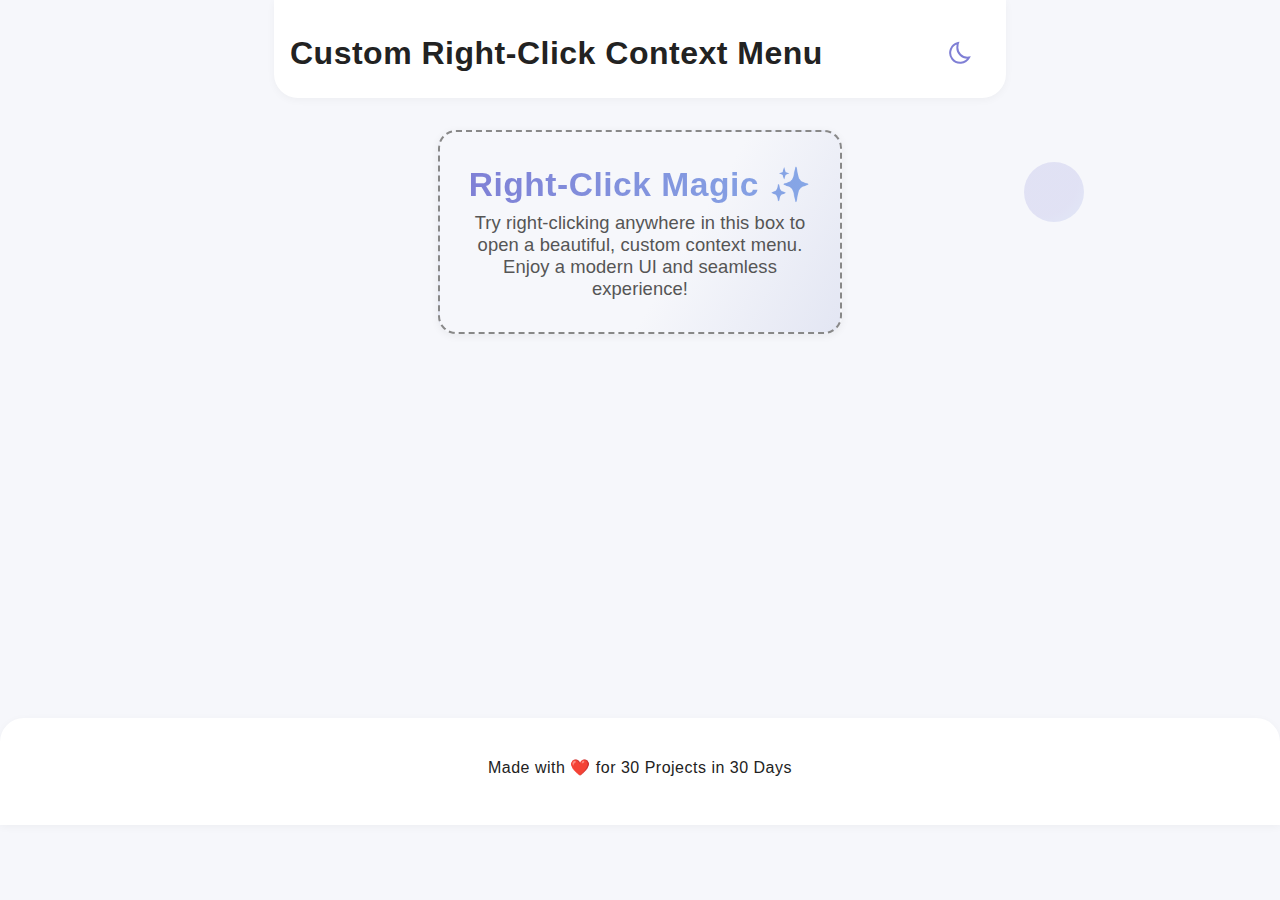
<file: Custom Right-Click Context Menu/index.html>
<!DOCTYPE html>
<html lang="en">
<head>
    <meta charset="UTF-8">
    <meta name="viewport" content="width=device-width, initial-scale=1.0">
    <title>Custom Right-Click Context Menu</title>
    <link rel="stylesheet" href="styles.css">
</head>
<body>
    <header class="header">
        <h1>Custom Right-Click Context Menu</h1>
        <button class="toggle-theme" aria-label="Toggle light/dark mode">
            <svg class="theme-icon" width="28" height="28" viewBox="0 0 28 28" fill="none" xmlns="http://www.w3.org/2000/svg">
                <circle cx="14" cy="14" r="10" stroke="#7f7fd5" stroke-width="2" fill="#fff"/>
                <path d="M14 4v2M14 22v2M4 14h2M22 14h2M7.8 7.8l1.4 1.4M18.8 18.8l1.4 1.4M7.8 20.2l1.4-1.4M18.8 9.2l1.4-1.4" stroke="#7f7fd5" stroke-width="2" stroke-linecap="round"/>
            </svg>
        </button>
    </header>
    <main>
        <section>
            <div id="target" class="target-area" tabindex="0" aria-label="Custom context menu target area">
                <div class="target-content">
                    <h2 class="target-title">Right-Click Magic ✨</h2>
                    <p class="target-desc">Try right-clicking anywhere in this box to open a beautiful, custom context menu. Enjoy a modern UI and seamless experience!</p>
                </div>
            </div>
            <div id="custom-menu" class="custom-menu" role="menu" aria-label="Custom context menu">
                <ul>
                    <li tabindex="0" role="menuitem" data-action="copy"><span class="menu-icon">📋</span> Copy</li>
                    <li tabindex="0" role="menuitem" data-action="paste"><span class="menu-icon">📄</span> Paste</li>
                    <li tabindex="0" role="menuitem" data-action="download"><span class="menu-icon">⬇️</span> Download
                        <ul class="submenu" role="menu">
                            <li tabindex="0" role="menuitem" data-action="download-png"><span class="menu-icon">🖼️</span> as PNG</li>
                            <li tabindex="0" role="menuitem" data-action="download-pdf"><span class="menu-icon">📄</span> as PDF</li>
                        </ul>
                    </li>
                    <li tabindex="0" role="menuitem" data-action="settings"><span class="menu-icon">⚙️</span> Settings</li>
                </ul>
            </div>
            <div class="floating-shape"></div>
            <div id="aria-live" class="visually-hidden" aria-live="polite"></div>
        </section>
        <button class="back-to-top" aria-label="Back to top">↑</button>
        <aside id="settings-panel" class="settings-panel" aria-label="User Settings" hidden>
            <h3>Menu Settings</h3>
            <label>
                Menu Color:
                <input type="color" id="menu-color" value="#7f7fd5">
            </label>
            <label>
                Font Size:
                <input type="range" id="font-size" min="14" max="24" value="16">
            </label>
            <button id="close-settings">Close</button>
        </aside>
    </main>
    <footer class="footer">
        <p>Made with ❤️ for 30 Projects in 30 Days</p>
    </footer>
    <script src="script.js"></script>
</body>
</html>
</file>
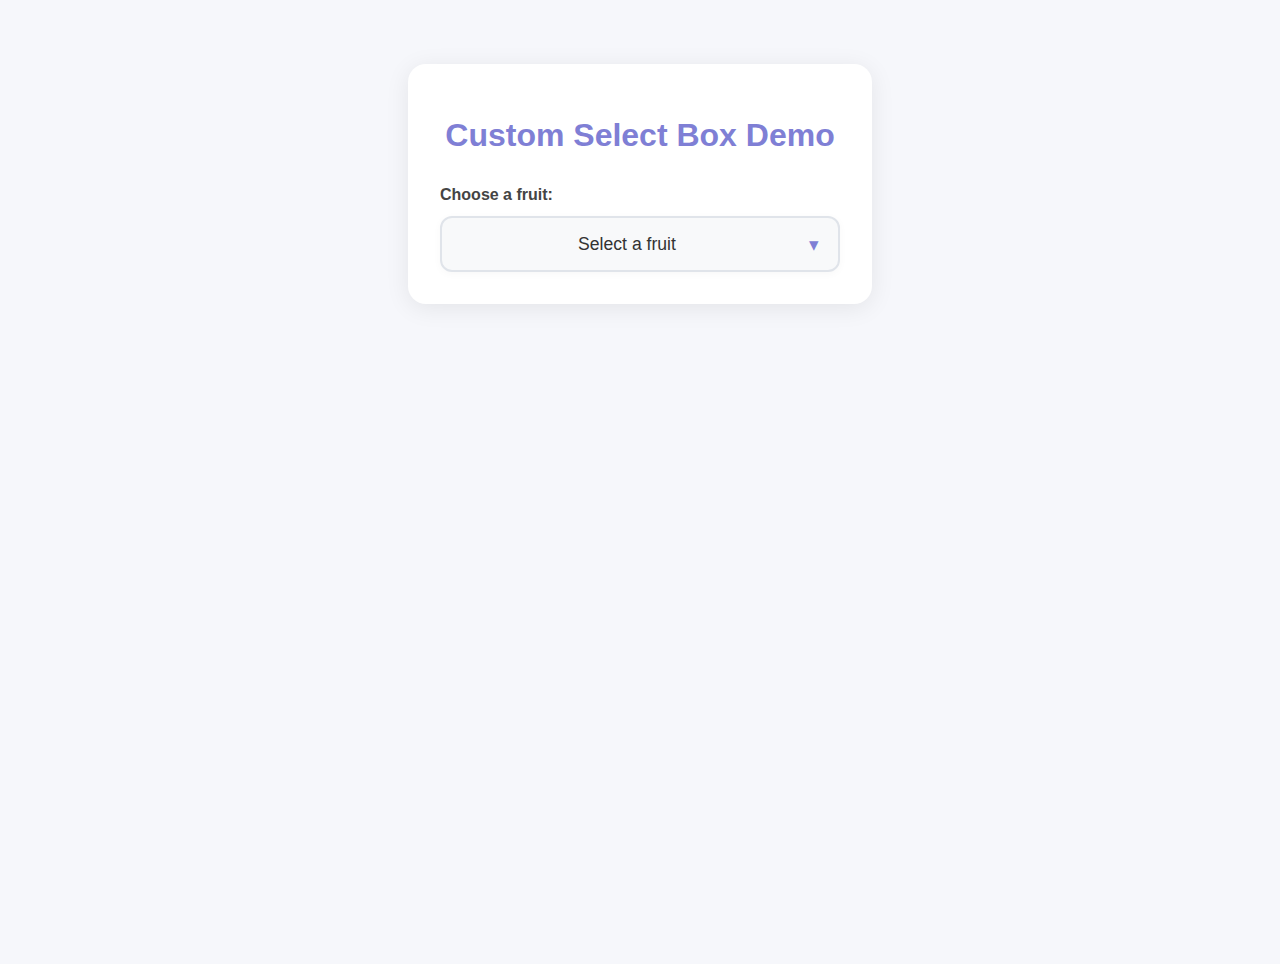
<file: Custom Select Box/index.html>
<!DOCTYPE html>
<html lang="en">
<head>
  <meta charset="UTF-8">
  <meta name="viewport" content="width=device-width, initial-scale=1.0">
  <title>Custom Select Box (Dropdown)</title>
  <link rel="stylesheet" href="styles.css">
</head>
<body>
  <main>
    <h1>Custom Select Box Demo</h1>
    <div class="custom-select-container">
      <label for="custom-select" class="select-label">Choose a fruit:</label>
      <div class="custom-select" tabindex="0" id="custom-select" aria-haspopup="listbox" aria-expanded="false" aria-labelledby="custom-select-label">
        <div class="selected-tags"></div>
        <span class="selected-option">Select a fruit</span>
        <span class="select-arrow" aria-hidden="true">&#9662;</span>
        <ul class="select-options" role="listbox" tabindex="-1">
          <li class="select-search"><input type="text" class="select-search-input" placeholder="Search..." aria-label="Search options"></li>
          <li class="select-option" role="option" data-value="apple" data-icon="🍎"><span class="option-icon">🍎</span>Apple</li>
          <li class="select-option" role="option" data-value="banana" data-icon="🍌"><span class="option-icon">🍌</span>Banana</li>
          <li class="select-option" role="option" data-value="orange" data-icon="🍊"><span class="option-icon">🍊</span>Orange</li>
          <li class="select-option" role="option" data-value="mango" data-icon="🥭"><span class="option-icon">🥭</span>Mango</li>
          <li class="select-option" role="option" data-value="grape" data-icon="🍇"><span class="option-icon">🍇</span>Grape</li>
        </ul>
      </div>
    </div>
  </main>
  <script src="script.js"></script>
</body>
</html>
</file>
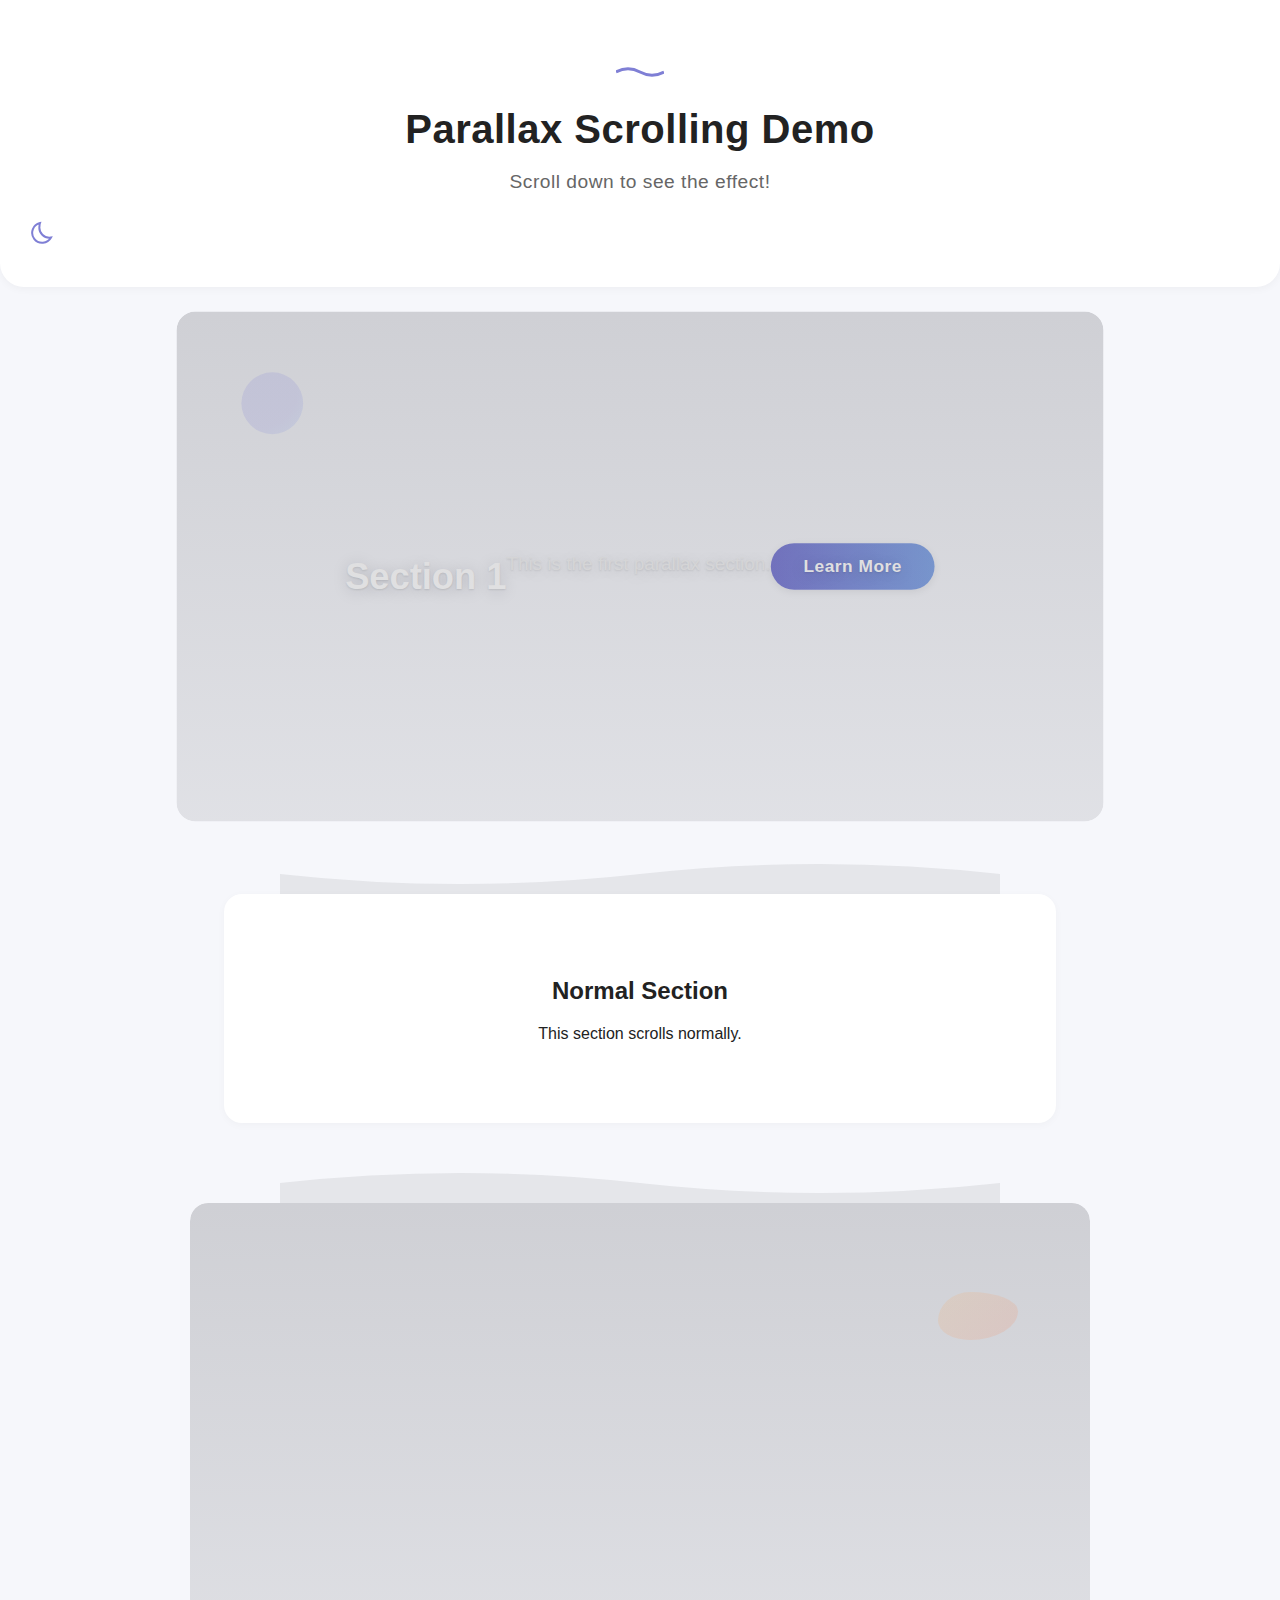
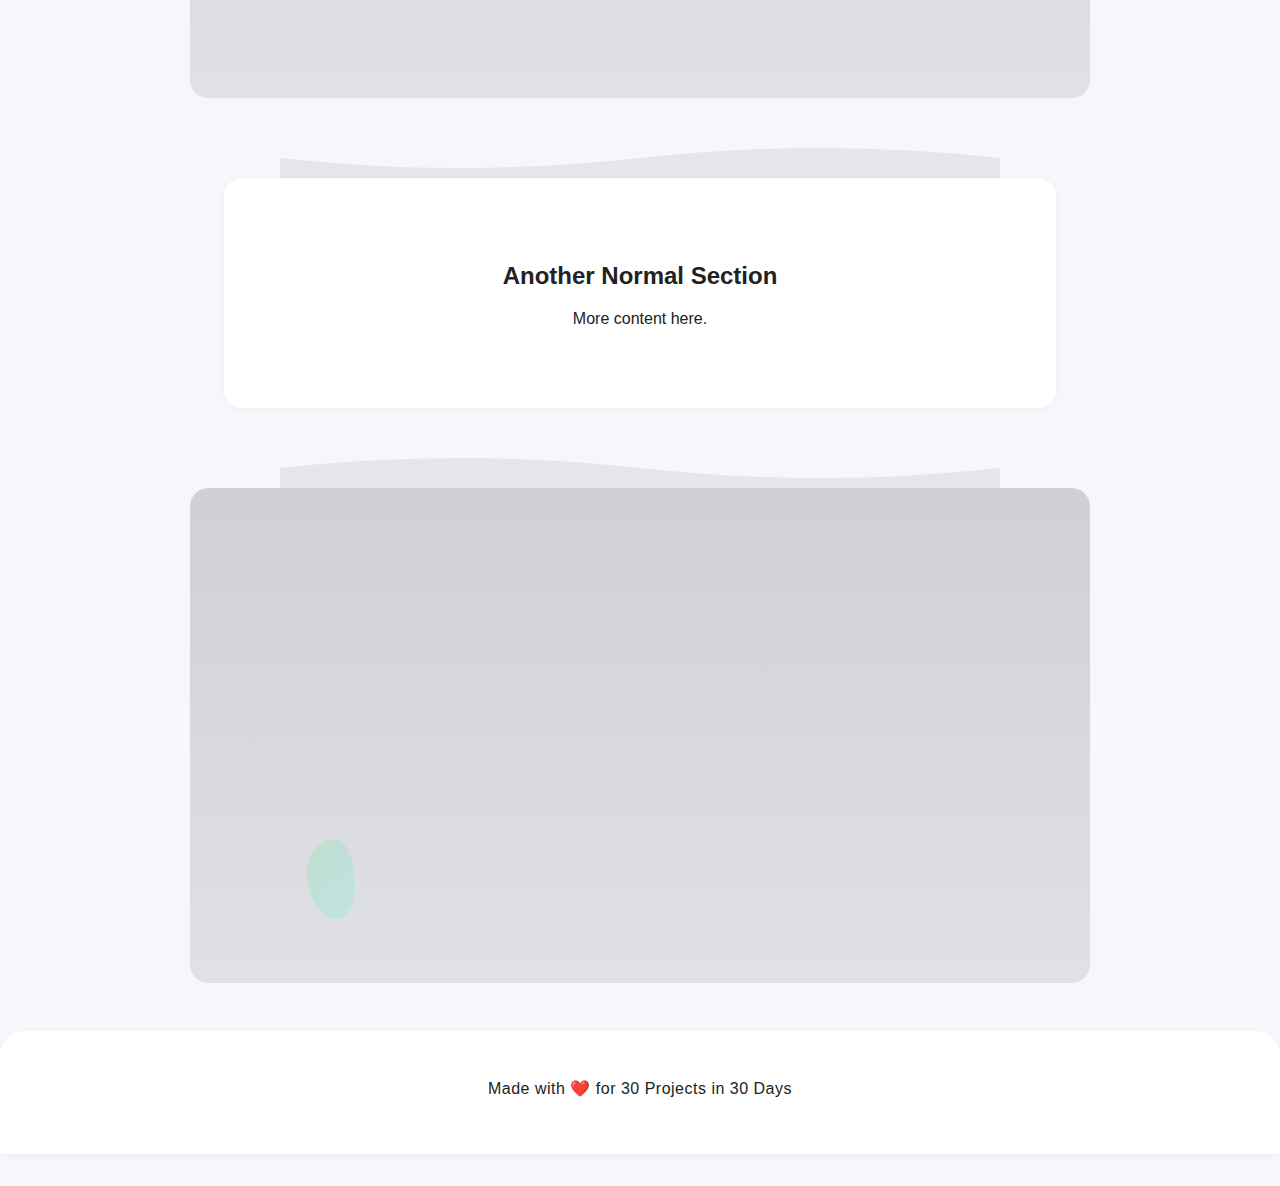
<file: Parallax scrolling effect/index.html>
<!DOCTYPE html>
<html lang="en">
<head>
  <meta charset="UTF-8">
  <meta name="viewport" content="width=device-width, initial-scale=1.0">
  <title>Parallax Scrolling Effect</title>
  <link rel="stylesheet" href="styles.css">
</head>
<body>
  <div class="scroll-progress"></div>
  <header class="header">
    <div class="header-icon">
      <svg width="48" height="32" viewBox="0 0 48 32" fill="none" xmlns="http://www.w3.org/2000/svg" class="wave-svg" aria-hidden="true">
        <path d="M0 24 Q12 8 24 24 T48 24" stroke="#7f7fd5" stroke-width="3" fill="none">
          <animate attributeName="d" values="M0 24 Q12 8 24 24 T48 24;M0 24 Q12 28 24 24 T48 24;M0 24 Q12 8 24 24 T48 24" dur="3s" repeatCount="indefinite"/>
        </path>
      </svg>
    </div>
    <h1>Parallax Scrolling Demo</h1>
    <p>Scroll down to see the effect!</p>
    <button class="toggle-theme" aria-label="Toggle light/dark mode">
      <svg class="theme-icon" width="28" height="28" viewBox="0 0 28 28" fill="none" xmlns="http://www.w3.org/2000/svg">
        <circle cx="14" cy="14" r="10" stroke="#7f7fd5" stroke-width="2" fill="#fff"/>
        <path d="M14 4v2M14 22v2M4 14h2M22 14h2M7.8 7.8l1.4 1.4M18.8 18.8l1.4 1.4M7.8 20.2l1.4-1.4M18.8 9.2l1.4-1.4" stroke="#7f7fd5" stroke-width="2" stroke-linecap="round"/>
      </svg>
    </button>
  </header>

  <section class="parallax parallax-1" id="section1" tabindex="0">
    <div class="floating-shape shape-1"></div>
    <h2 class="fade-in">Section 1</h2>
    <p class="fade-in">This is the first parallax section.</p>
    <button class="cta-btn fade-in" aria-label="Learn more about section 1" data-next="#section2">Learn More</button>
  </section>
  <div class="section-divider">
    <svg viewBox="0 0 1440 80" fill="none" xmlns="http://www.w3.org/2000/svg"><path d="M0 40 Q360 80 720 40 T1440 40 V80 H0 V40Z" fill="currentColor" opacity="0.08"></path></svg>
  </div>

  <section class="normal-section" id="section1-normal">
    <h2>Normal Section</h2>
    <p>This section scrolls normally.</p>
  </section>
  <div class="section-divider">
    <svg viewBox="0 0 1440 80" fill="none" xmlns="http://www.w3.org/2000/svg"><path d="M0 40 Q360 0 720 40 T1440 40 V80 H0 V40Z" fill="currentColor" opacity="0.08"></path></svg>
  </div>

  <section class="parallax parallax-2" id="section2" tabindex="0">
    <div class="floating-shape shape-2"></div>
    <h2 class="fade-in">Section 2</h2>
    <p class="fade-in">This is the second parallax section.</p>
    <button class="cta-btn fade-in" aria-label="Get started with section 2" data-next="#section2-normal">Get Started</button>
  </section>
  <div class="section-divider">
    <svg viewBox="0 0 1440 80" fill="none" xmlns="http://www.w3.org/2000/svg"><path d="M0 40 Q360 80 720 40 T1440 40 V80 H0 V40Z" fill="currentColor" opacity="0.08"></path></svg>
  </div>

  <section class="normal-section" id="section2-normal">
    <h2>Another Normal Section</h2>
    <p>More content here.</p>
  </section>
  <div class="section-divider">
    <svg viewBox="0 0 1440 80" fill="none" xmlns="http://www.w3.org/2000/svg"><path d="M0 40 Q360 0 720 40 T1440 40 V80 H0 V40Z" fill="currentColor" opacity="0.08"></path></svg>
  </div>

  <section class="parallax parallax-3" id="section3" tabindex="0">
    <div class="floating-shape shape-3"></div>
    <h2 class="fade-in">Section 3</h2>
    <p class="fade-in">This is the third parallax section.</p>
    <button class="cta-btn fade-in" aria-label="Contact us about section 3" data-next="top">Contact Us</button>
  </section>

  <button class="back-to-top" aria-label="Back to top">↑</button>

  <footer class="footer">
    <p>Made with ❤️ for 30 Projects in 30 Days</p>
  </footer>
  <script src="script.js"></script>
</body>
</html>
</file>
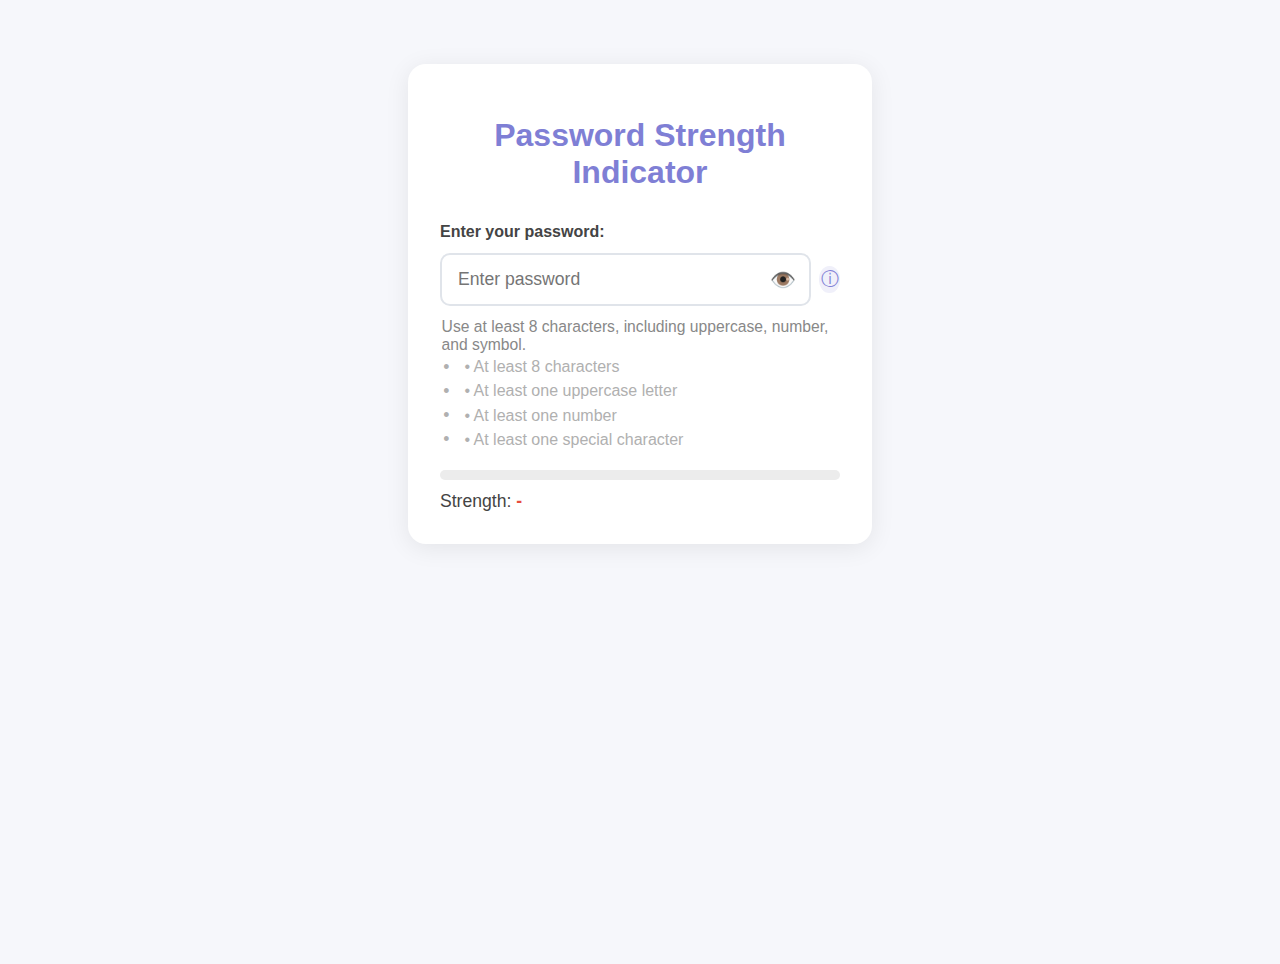
<file: Password Strength Indicator/index.html>
<!DOCTYPE html>
<html lang="en">
<head>
  <meta charset="UTF-8">
  <meta name="viewport" content="width=device-width, initial-scale=1.0">
  <title>Password Strength Indicator</title>
  <link rel="stylesheet" href="styles.css">
</head>
<body>
  <main>
    <h1>Password Strength Indicator</h1>
    <div class="password-container">
      <label for="password-input" class="password-label">Enter your password:</label>
      <div class="password-input-wrapper">
        <input type="password" id="password-input" class="password-input" autocomplete="new-password" placeholder="Enter password" />
        <button type="button" class="toggle-password" aria-label="Show password">👁️</button>
        <span class="info-icon" tabindex="0" aria-label="Password tips">&#9432;
          <span class="tooltip">Use a mix of uppercase, lowercase, numbers, and symbols. Avoid common words or patterns.</span>
        </span>
      </div>
      <div class="password-helper">Use at least 8 characters, including uppercase, number, and symbol.</div>
      <ul class="password-requirements">
        <li id="req-length" class="req-item">• At least 8 characters</li>
        <li id="req-uppercase" class="req-item">• At least one uppercase letter</li>
        <li id="req-number" class="req-item">• At least one number</li>
        <li id="req-symbol" class="req-item">• At least one special character</li>
      </ul>
      <div class="strength-bar-wrapper">
        <div class="strength-bar"></div>
      </div>
      <div class="strength-label">Strength: <span class="strength-text">-</span></div>
    </div>
  </main>
  <script src="script.js"></script>
</body>
</html>
</file>
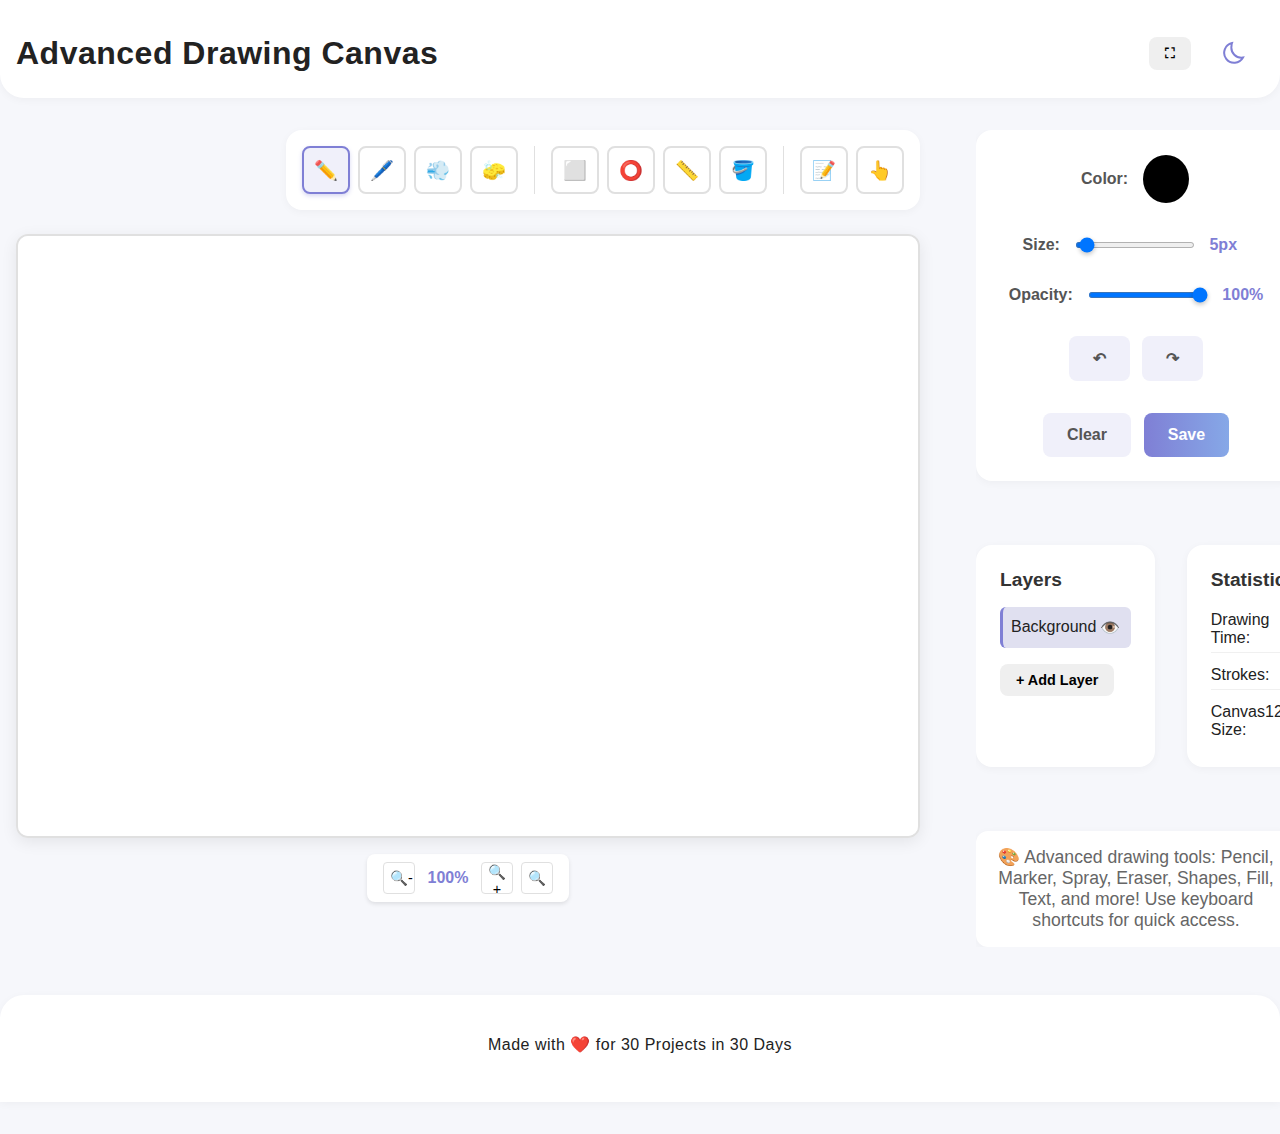
<file: Simple Drawing Canvas/index.html>
<!DOCTYPE html>
<html lang="en">
<head>
    <meta charset="UTF-8">
    <meta name="viewport" content="width=device-width, initial-scale=1.0">
    <title>Advanced Drawing Canvas</title>
    <link rel="stylesheet" href="styles.css">
</head>
<body>
    <header class="header">
        <h1>Advanced Drawing Canvas</h1>
        <div class="header-controls">
            <button id="fullscreenBtn" class="btn btn-small" title="Toggle Fullscreen">⛶</button>
            <button class="toggle-theme" aria-label="Toggle light/dark mode">
                <svg class="theme-icon" width="28" height="28" viewBox="0 0 28 28" fill="none" xmlns="http://www.w3.org/2000/svg">
                    <circle cx="14" cy="14" r="10" stroke="#7f7fd5" stroke-width="2" fill="#fff"/>
                    <path d="M14 4v2M14 22v2M4 14h2M22 14h2M7.8 7.8l1.4 1.4M18.8 18.8l1.4 1.4M7.8 20.2l1.4-1.4M18.8 9.2l1.4-1.4" stroke="#7f7fd5" stroke-width="2" stroke-linecap="round"/>
                </svg>
            </button>
        </div>
    </header>
    
    <main class="main-flex">
        <div class="canvas-panel">
            <div class="toolbar">
                <div class="tool-group">
                    <button id="pencilTool" class="tool-btn active" title="Pencil Tool (P)">✏️</button>
                    <button id="markerTool" class="tool-btn" title="Marker Tool (M)">🖊️</button>
                    <button id="sprayTool" class="tool-btn" title="Spray Tool (S)">💨</button>
                    <button id="eraserTool" class="tool-btn" title="Eraser Tool (E)">🧽</button>
                </div>
                <div class="tool-group">
                    <button id="rectTool" class="tool-btn" title="Rectangle Tool (R)">⬜</button>
                    <button id="circleTool" class="tool-btn" title="Circle Tool (C)">⭕</button>
                    <button id="lineTool" class="tool-btn" title="Line Tool (L)">📏</button>
                    <button id="fillTool" class="tool-btn" title="Fill Tool (F)">🪣</button>
                </div>
                <div class="tool-group">
                    <button id="textTool" class="tool-btn" title="Text Tool (T)">📝</button>
                    <button id="selectTool" class="tool-btn" title="Select Tool (V)">👆</button>
                </div>
            </div>
            <div class="canvas-container">
                <div class="canvas-wrapper">
                    <canvas id="drawingCanvas" width="1200" height="800" tabindex="0" aria-label="Drawing canvas"></canvas>
                    <div id="canvasOverlay" class="canvas-overlay"></div>
                </div>
                <div class="zoom-controls">
                    <button id="zoomOut" class="zoom-btn" title="Zoom Out">🔍-</button>
                    <span id="zoomLevel">100%</span>
                    <button id="zoomIn" class="zoom-btn" title="Zoom In">🔍+</button>
                    <button id="resetZoom" class="zoom-btn" title="Reset Zoom">🔍</button>
                </div>
            </div>
        </div>
        <aside class="sidebar">
            <div class="controls">
                <div class="control-group">
                    <label for="colorPicker">Color:</label>
                    <input type="color" id="colorPicker" value="#000000" aria-label="Select brush color">
                </div>
                <div class="control-group">
                    <label for="brushSize">Size:</label>
                    <input type="range" id="brushSize" min="1" max="100" value="5" aria-label="Adjust brush size">
                    <span id="brushSizeValue">5px</span>
                </div>
                <div class="control-group">
                    <label for="opacity">Opacity:</label>
                    <input type="range" id="opacity" min="10" max="100" value="100" aria-label="Adjust opacity">
                    <span id="opacityValue">100%</span>
                </div>
                <div class="control-group">
                    <button id="undoBtn" class="btn btn-secondary" title="Undo (Ctrl+Z)">↶</button>
                    <button id="redoBtn" class="btn btn-secondary" title="Redo (Ctrl+Y)">↷</button>
                </div>
                <div class="control-group">
                    <button id="clearCanvas" class="btn btn-secondary">Clear</button>
                    <button id="saveCanvas" class="btn btn-primary">Save</button>
                </div>
            </div>
            <div class="panels">
                <div class="panel">
                    <h3>Layers</h3>
                    <div id="layersList" class="layers-list">
                        <!-- Layers will be rendered here dynamically by JS -->
                    </div>
                    <button id="addLayer" class="btn btn-small">+ Add Layer</button>
                </div>
                <div class="panel">
                    <h3>Statistics</h3>
                    <div class="stats">
                        <div>Drawing Time: <span id="drawingTime">00:00</span></div>
                        <div>Strokes: <span id="strokeCount">0</span></div>
                        <div>Canvas Size: <span id="canvasSize">1200×800</span></div>
                    </div>
                </div>
            </div>
            <div class="instructions">
                <p>🎨 Advanced drawing tools: Pencil, Marker, Spray, Eraser, Shapes, Fill, Text, and more! Use keyboard shortcuts for quick access.</p>
            </div>
        </aside>
    </main>
    <footer class="footer">
        <p>Made with ❤️ for 30 Projects in 30 Days</p>
    </footer>
    <script src="script.js"></script>
</body>
</html>
</file>
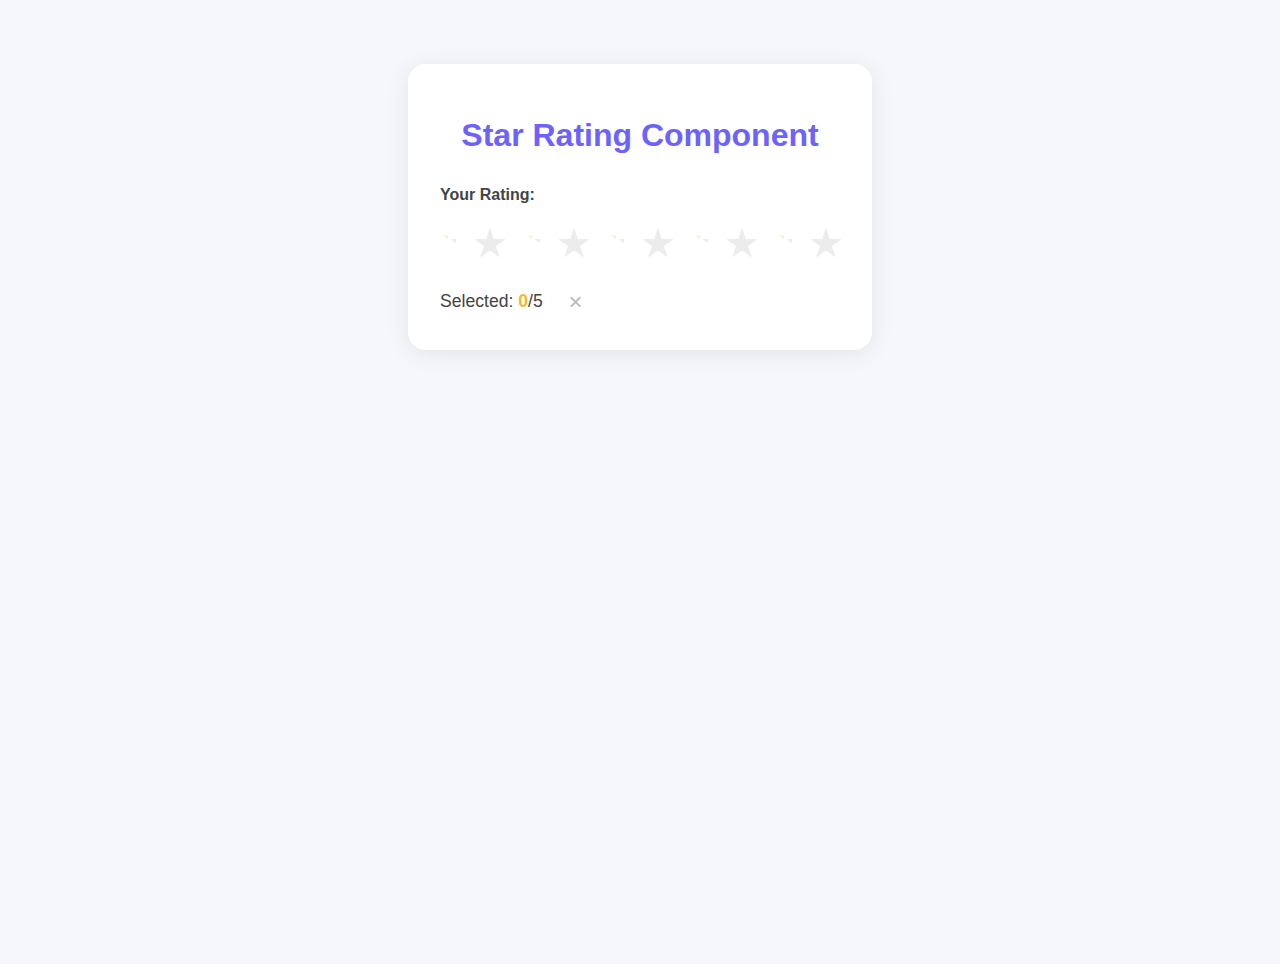
<file: Star Rating Component/index.html>
<!DOCTYPE html>
<html lang="en">
<head>
  <meta charset="UTF-8">
  <meta name="viewport" content="width=device-width, initial-scale=1.0">
  <title>Star Rating Component</title>
  <link rel="stylesheet" href="styles.css">
</head>
<body>
  <main>
    <h1>Star Rating Component</h1>
    <div class="rating-container">
      <label class="rating-label" for="star-rating">Your Rating:</label>
      <div class="star-rating" id="star-rating" tabindex="0" aria-label="Star rating" role="radiogroup">
        <span class="star" data-value="0.5" data-half="true" role="radio" aria-checked="false" tabindex="-1">&#9733;</span>
        <span class="star" data-value="1" role="radio" aria-checked="false" tabindex="-1">&#9733;</span>
        <span class="star" data-value="1.5" data-half="true" role="radio" aria-checked="false" tabindex="-1">&#9733;</span>
        <span class="star" data-value="2" role="radio" aria-checked="false" tabindex="-1">&#9733;</span>
        <span class="star" data-value="2.5" data-half="true" role="radio" aria-checked="false" tabindex="-1">&#9733;</span>
        <span class="star" data-value="3" role="radio" aria-checked="false" tabindex="-1">&#9733;</span>
        <span class="star" data-value="3.5" data-half="true" role="radio" aria-checked="false" tabindex="-1">&#9733;</span>
        <span class="star" data-value="4" role="radio" aria-checked="false" tabindex="-1">&#9733;</span>
        <span class="star" data-value="4.5" data-half="true" role="radio" aria-checked="false" tabindex="-1">&#9733;</span>
        <span class="star" data-value="5" role="radio" aria-checked="false" tabindex="-1">&#9733;</span>
      </div>
      <div class="rating-value">Selected: <span class="rating-number">0</span>/5 <button class="clear-rating" aria-label="Clear rating" type="button">&times;</button></div>
    </div>
  </main>
  <script src="script.js"></script>
</body>
</html>
</file>
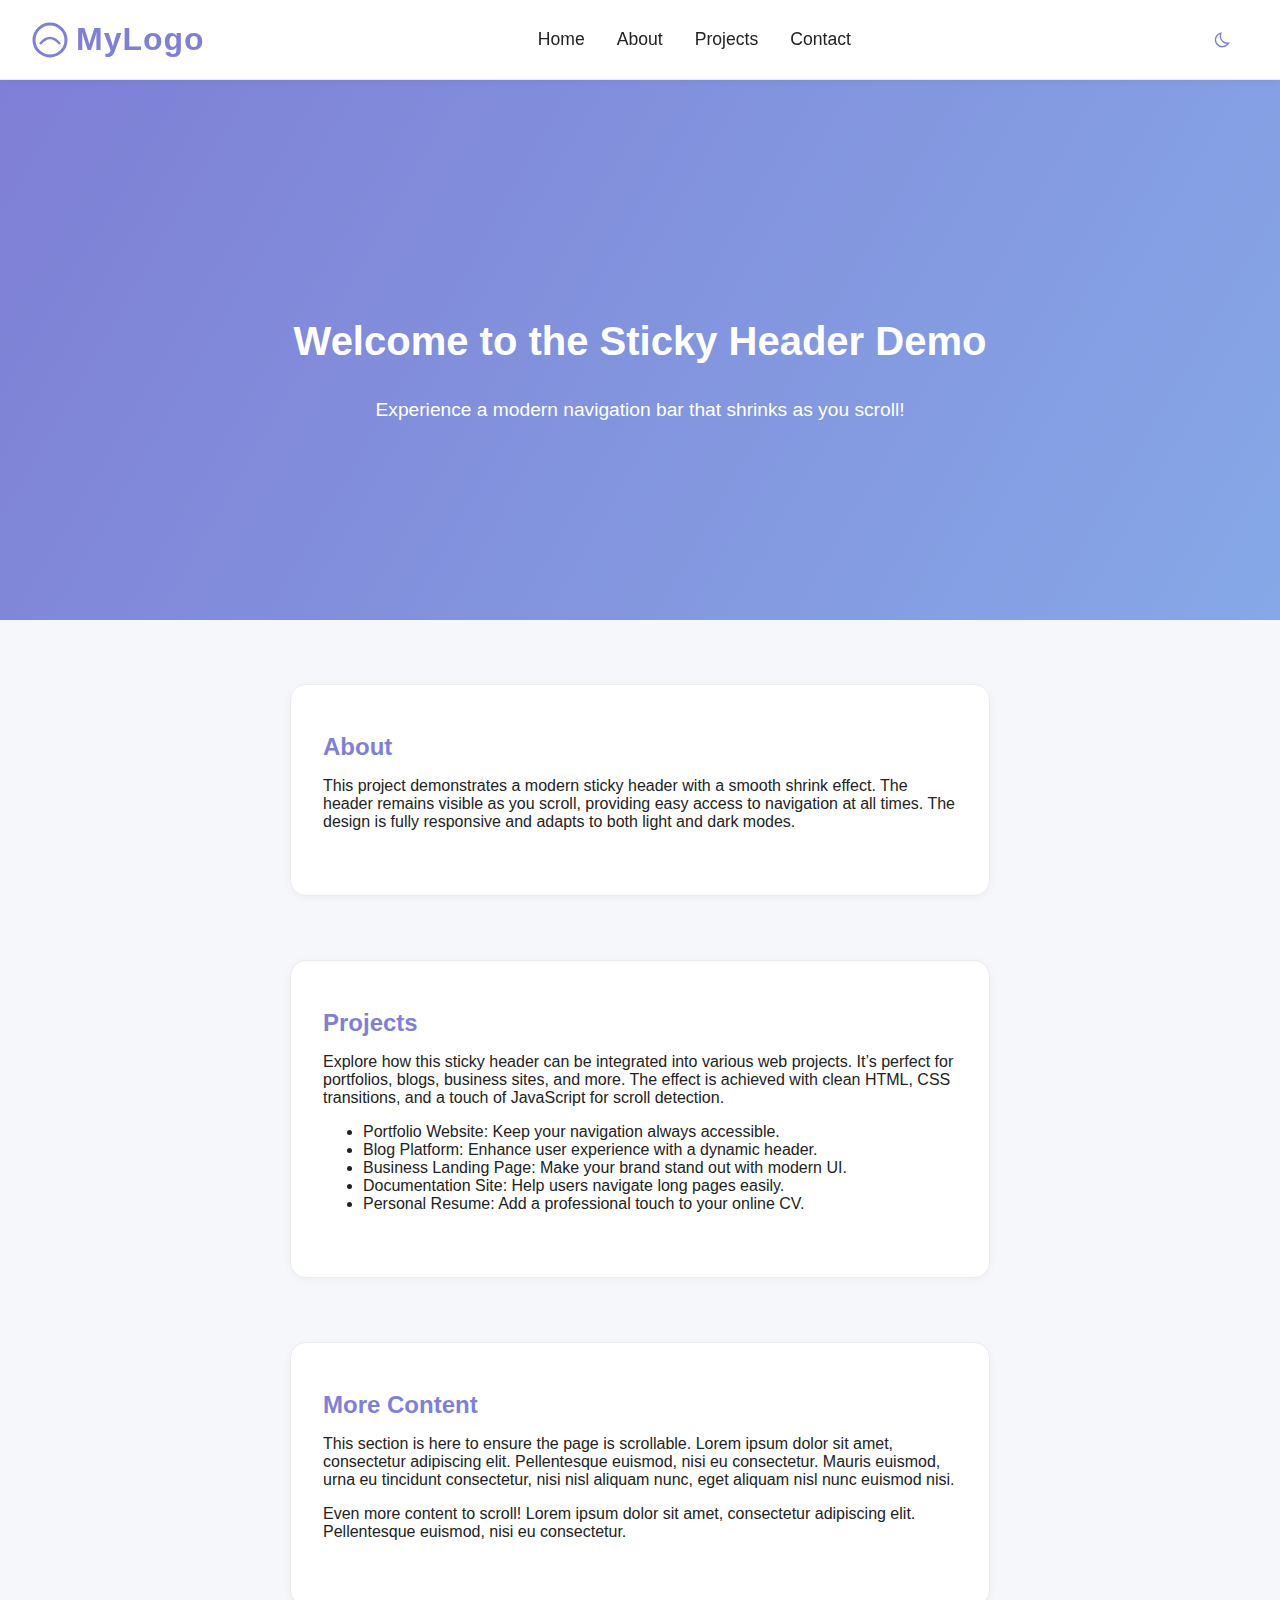
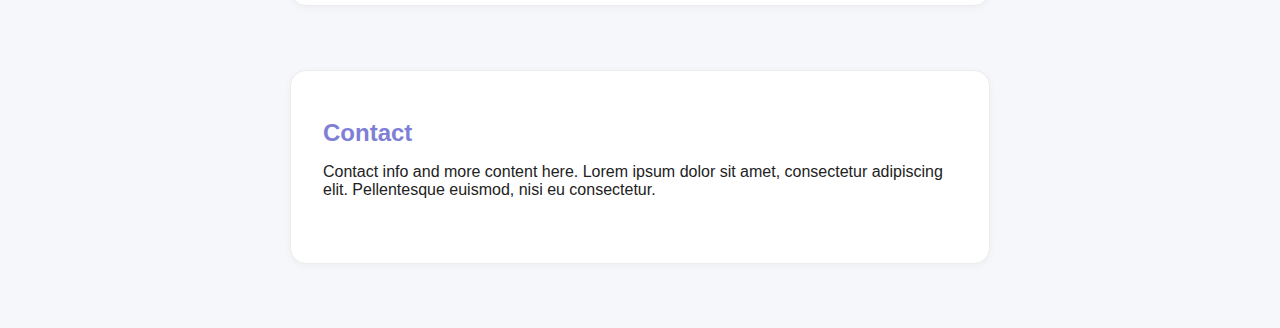
<file: Sticky Header Shrink Effect/index.html>
<!DOCTYPE html>
<html lang="en">
<head>
  <meta charset="UTF-8">
  <meta name="viewport" content="width=device-width, initial-scale=1.0">
  <title>Sticky Header with Shrink Effect</title>
  <link rel="stylesheet" href="styles.css">
</head>
<body>
  <header class="site-header">
    <button class="menu-toggle" aria-label="Open navigation menu">
      <svg width="28" height="28" viewBox="0 0 28 28" fill="none" xmlns="http://www.w3.org/2000/svg">
        <rect y="6" width="28" height="3" rx="1.5" fill="#7f7fd5"/>
        <rect y="13" width="28" height="3" rx="1.5" fill="#7f7fd5"/>
        <rect y="20" width="28" height="3" rx="1.5" fill="#7f7fd5"/>
      </svg>
    </button>
    <div class="logo" aria-label="Site logo">
      <svg width="36" height="36" viewBox="0 0 36 36" fill="none" xmlns="http://www.w3.org/2000/svg" class="logo-svg" aria-hidden="true">
        <circle cx="18" cy="18" r="16" stroke="#7f7fd5" stroke-width="3" fill="#fff"/>
        <path d="M8 22 Q18 10 28 22" stroke="#7f7fd5" stroke-width="2.5" fill="none"/>
      </svg>
      <span>MyLogo</span>
    </div>
    <nav class="nav" aria-label="Main navigation">
      <a href="#home">Home</a>
      <a href="#about">About</a>
      <a href="#projects">Projects</a>
      <a href="#contact">Contact</a>
    </nav>
    <button class="toggle-theme" aria-label="Toggle light/dark mode">
      <svg class="theme-icon" width="28" height="28" viewBox="0 0 28 28" fill="none" xmlns="http://www.w3.org/2000/svg">
        <circle cx="14" cy="14" r="10" stroke="#7f7fd5" stroke-width="2" fill="#fff"/>
        <path d="M14 4v2M14 22v2M4 14h2M22 14h2M7.8 7.8l1.4 1.4M18.8 18.8l1.4 1.4M7.8 20.2l1.4-1.4M18.8 9.2l1.4-1.4" stroke="#7f7fd5" stroke-width="2" stroke-linecap="round"/>
      </svg>
    </button>
  </header>
  <main>
    <section class="hero" id="home">
      <div class="hero-content">
        <h1>Welcome to the Sticky Header Demo</h1>
        <p>Experience a modern navigation bar that shrinks as you scroll!</p>
      </div>
    </section>
    <section class="content" id="about">
      <h2>About</h2>
      <p>This project demonstrates a modern sticky header with a smooth shrink effect. The header remains visible as you scroll, providing easy access to navigation at all times. The design is fully responsive and adapts to both light and dark modes.</p>
    </section>
    <section class="content" id="projects">
      <h2>Projects</h2>
      <p>Explore how this sticky header can be integrated into various web projects. It’s perfect for portfolios, blogs, business sites, and more. The effect is achieved with clean HTML, CSS transitions, and a touch of JavaScript for scroll detection.</p>
      <ul>
        <li>Portfolio Website: Keep your navigation always accessible.</li>
        <li>Blog Platform: Enhance user experience with a dynamic header.</li>
        <li>Business Landing Page: Make your brand stand out with modern UI.</li>
        <li>Documentation Site: Help users navigate long pages easily.</li>
        <li>Personal Resume: Add a professional touch to your online CV.</li>
      </ul>
    </section>
    <section class="content" id="more-content">
      <h2>More Content</h2>
      <p>This section is here to ensure the page is scrollable. Lorem ipsum dolor sit amet, consectetur adipiscing elit. Pellentesque euismod, nisi eu consectetur. Mauris euismod, urna eu tincidunt consectetur, nisi nisl aliquam nunc, eget aliquam nisl nunc euismod nisi.</p>
      <p>Even more content to scroll! Lorem ipsum dolor sit amet, consectetur adipiscing elit. Pellentesque euismod, nisi eu consectetur.</p>
    </section>
    <section class="content" id="contact">
      <h2>Contact</h2>
      <p>Contact info and more content here. Lorem ipsum dolor sit amet, consectetur adipiscing elit. Pellentesque euismod, nisi eu consectetur.</p>
    </section>
  </main>
  <script src="script.js"></script>
</body>
</html>
</file>
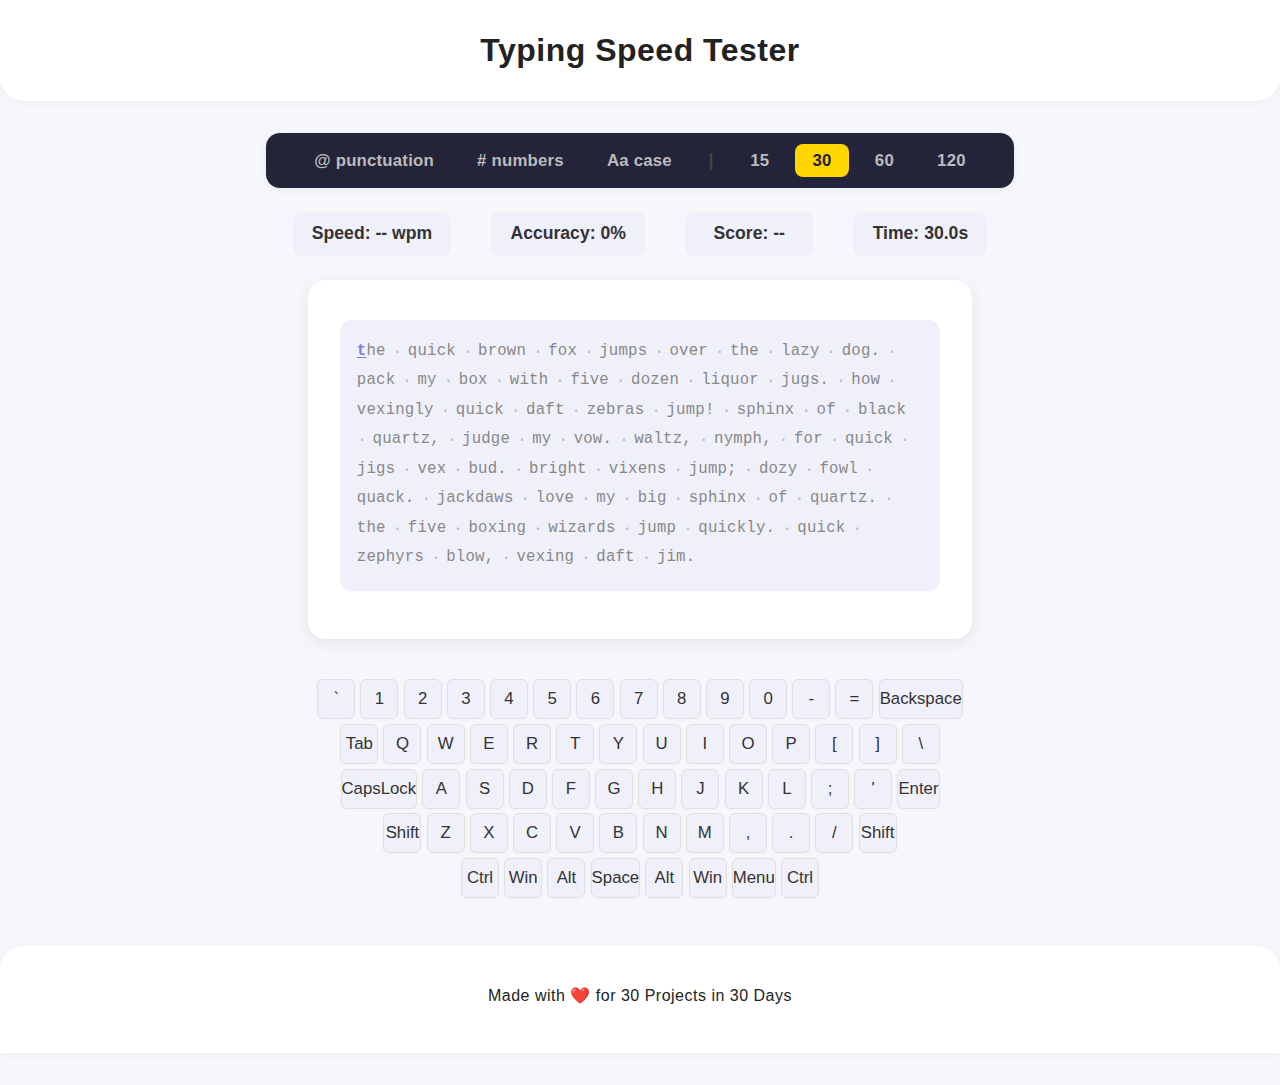
<file: Typing Speed Tester/index.html>
<!DOCTYPE html>
<html lang="en">
<head>
    <meta charset="UTF-8">
    <meta name="viewport" content="width=device-width, initial-scale=1.0">
    <title>Typing Speed Tester</title>
    <link rel="stylesheet" href="styles.css">
</head>
<body>
    <header class="header">
        <h1>Typing Speed Tester</h1>
    </header>
    <main>
        <div class="settings-bar">
            <button class="setting-btn" id="punctuationBtn">@ punctuation</button>
            <button class="setting-btn" id="numbersBtn"># numbers</button>
            <button class="setting-btn" id="caseBtn">Aa case</button>
            <span class="divider">|</span>
            <button class="setting-btn time-btn" data-time="15">15</button>
            <button class="setting-btn time-btn active" data-time="30">30</button>
            <button class="setting-btn time-btn" data-time="60">60</button>
            <button class="setting-btn time-btn" data-time="120">120</button>
        </div>
        <section class="metrics">
            <div>Speed: <span id="wpm">--</span> wpm</div>
            <div>Accuracy: <span id="accuracy">0</span>%</div>
            <div>Score: <span id="score">--</span></div>
            <div>Time: <span id="timer">0.0</span>s</div>
        </section>
        <div class="tester-container">
            <div class="paragraph-area">
                <div id="testParagraph" class="spaced-paragraph" tabindex="0"></div>
            </div>
            <input id="hiddenInput" type="text" autocomplete="off" autocorrect="off" autocapitalize="off" spellcheck="false" style="position:absolute;opacity:0;pointer-events:none;height:0;width:0;" tabindex="-1">
        </div>
        <div id="keyboard" class="keyboard"></div>
    </main>
    <footer class="footer">
        <p>Made with ❤️ for 30 Projects in 30 Days</p>
    </footer>
    <script src="script.js"></script>
</body>
</html>
</file>
<file: Custom Right-Click Context Menu/styles.css>
body {
    font-family: 'Inter', 'Segoe UI', Arial, sans-serif;
    background: #f6f7fb;
    color: #222;
    margin: 0;
    padding: 0;
    min-height: 100vh;
    transition: background 0.3s, color 0.3s;
}

.header, .footer {
    background: #fff;
    color: #222;
    text-align: center;
    padding: 2rem 1rem 1.5rem 1rem;
    letter-spacing: 0.5px;
    box-shadow: 0 2px 8px rgba(0,0,0,0.04);
    border-radius: 0 0 24px 24px;
    margin-bottom: 2rem;
    transition: background 0.3s, color 0.3s;
}
.header {
    display: flex;
    align-items: center;
    justify-content: space-between;
    max-width: 700px;
    margin: 0 auto 2rem auto;
    border-radius: 0 0 24px 24px;
}
.header h1 {
    font-size: 2rem;
    font-weight: 700;
    margin: 0;
}
.toggle-theme {
    background: none;
    border: none;
    font-size: 1.5rem;
    cursor: pointer;
    color: #7f7fd5;
    border-radius: 50%;
    padding: 0.3em 0.6em;
    display: flex;
    align-items: center;
    justify-content: center;
    transition: background 0.3s, color 0.3s;
}
.toggle-theme:hover, .toggle-theme:focus {
    background: #f0f0fa;
    color: #222;
}
.footer {
    font-size: 1rem;
    padding: 1.5rem 1rem 2rem 1rem;
    margin-top: 3rem;
    border-radius: 24px 24px 0 0;
}
main {
    display: flex;
    flex-direction: column;
    align-items: center;
    min-height: 60vh;
}
.target-area {
    position: relative;
    overflow: hidden;
    background: linear-gradient(120deg, #f6f7fb 60%, #e3e6f3 100%);
    width: 400px;
    height: 200px;
    border: 2px dashed #888;
    display: flex;
    align-items: center;
    justify-content: center;
    margin: 0 auto;
    font-size: 1.2em;
    color: #333;
    user-select: none;
    border-radius: 18px;
    box-shadow: 0 2px 8px rgba(0,0,0,0.06);
    transition: box-shadow 0.2s;
    outline: none;
}
.target-area:focus {
    box-shadow: 0 0 0 3px #7f7fd5;
}
.target-content {
    text-align: center;
    width: 100%;
    padding: 0 1rem;
}
.target-title {
    font-family: 'Poppins', 'Inter', 'Segoe UI', Arial, sans-serif;
    font-size: 2.1rem;
    font-weight: 700;
    letter-spacing: 0.5px;
    margin: 0 0 0.5rem 0;
    background: linear-gradient(90deg, #7f7fd5 0%, #86a8e7 100%);
    -webkit-background-clip: text;
    -webkit-text-fill-color: transparent;
    background-clip: text;
    text-fill-color: transparent;
    animation: gradientMove 3s linear infinite alternate;
}
.target-desc {
    font-family: 'Inter', 'Segoe UI', Arial, sans-serif;
    font-size: 1.15rem;
    color: #555;
    margin: 0;
    font-weight: 400;
    letter-spacing: 0.1px;
}
@keyframes gradientMove {
    0% { background-position: 0% 50%; }
    100% { background-position: 100% 50%; }
}
.floating-shape {
    position: absolute;
    top: 18%;
    left: 80%;
    width: 60px;
    height: 60px;
    background: radial-gradient(circle at 30% 30%, #7f7fd5 60%, #86a8e7 100%);
    border-radius: 50%;
    opacity: 0.18;
    pointer-events: none;
    animation: float 7s ease-in-out infinite;
    z-index: 2;
}
@keyframes float {
    0%, 100% { transform: translateY(0) scale(1); }
    50% { transform: translateY(-18px) scale(1.04); }
}
.back-to-top {
    position: fixed;
    right: 2vw;
    bottom: 2vw;
    background: linear-gradient(90deg, #7f7fd5 0%, #86a8e7 100%);
    color: #fff;
    border: none;
    border-radius: 50%;
    width: 48px;
    height: 48px;
    font-size: 2rem;
    box-shadow: 0 2px 12px rgba(0,0,0,0.10);
    cursor: pointer;
    opacity: 0;
    pointer-events: none;
    transition: opacity 0.3s, background 0.3s;
    z-index: 200;
    outline: none;
}
.back-to-top.visible {
    opacity: 1;
    pointer-events: auto;
}
.back-to-top:focus {
    box-shadow: 0 0 0 3px #7f7fd5;
}
body.dark .target-title {
    background: linear-gradient(90deg, #23262b 0%, #7f7fd5 100%);
    -webkit-background-clip: text;
    -webkit-text-fill-color: transparent;
    background-clip: text;
    text-fill-color: transparent;
}
body.dark .target-desc {
    color: #b0b0b0;
}
body.dark .target-area {
    background: linear-gradient(120deg, #23262b 60%, #23262b 100%);
}
body.dark .floating-shape {
    background: radial-gradient(circle at 30% 30%, #23262b 60%, #7f7fd5 100%);
}
.custom-menu {
    position: absolute;
    display: none;
    background: rgba(34, 34, 44, 0.85);
    color: #fff;
    border-radius: 16px;
    box-shadow: 0 8px 32px rgba(0,0,0,0.18);
    min-width: 180px;
    z-index: 1000;
    padding: 10px 0;
    backdrop-filter: blur(8px) saturate(120%);
    border: 1px solid rgba(127,127,213,0.18);
    animation: fadeInMenu 0.18s cubic-bezier(.4,0,.2,1);
    transition: background 0.3s, color 0.3s;
}
@keyframes fadeInMenu {
    from { opacity: 0; transform: scale(0.98); }
    to { opacity: 1; transform: scale(1); }
}
.custom-menu ul {
    list-style: none;
    margin: 0;
    padding: 0;
}
.custom-menu li {
    padding: 12px 28px;
    cursor: pointer;
    transition: background 0.18s, color 0.18s;
    font-size: 1.08em;
    border: none;
    outline: none;
    position: relative;
}
.custom-menu li:hover, .custom-menu li:focus {
    background: linear-gradient(90deg, #7f7fd5 0%, #86a8e7 100%);
    color: #fff;
}
.custom-menu li .submenu {
    display: none;
    position: absolute;
    left: 100%;
    top: 0;
    min-width: 160px;
    background: rgba(34, 34, 44, 0.95);
    border-radius: 12px;
    box-shadow: 0 4px 16px rgba(0,0,0,0.13);
    z-index: 1100;
    padding: 8px 0;
    animation: fadeInMenu 0.18s cubic-bezier(.4,0,.2,1);
}
.custom-menu li:focus-within > .submenu,
.custom-menu li:hover > .submenu {
    display: block;
}
.menu-icon {
    margin-right: 0.7em;
    font-size: 1.1em;
    vertical-align: middle;
}
.visually-hidden {
    position: absolute !important;
    width: 1px; height: 1px;
    padding: 0; margin: -1px;
    overflow: hidden;
    clip: rect(0,0,0,0);
    border: 0;
}
.settings-panel {
    position: fixed;
    top: 50%;
    left: 50%;
    transform: translate(-50%, -50%) scale(1);
    background: #fff;
    color: #222;
    border-radius: 18px;
    box-shadow: 0 8px 32px rgba(0,0,0,0.18);
    padding: 2rem 2.5rem;
    z-index: 3000;
    min-width: 260px;
    min-height: 180px;
    display: flex;
    flex-direction: column;
    gap: 1.2rem;
    transition: opacity 0.2s, transform 0.2s;
}
.settings-panel[hidden] {
    opacity: 0;
    pointer-events: none;
    transform: translate(-50%, -50%) scale(0.95);
}
.settings-panel label {
    display: flex;
    align-items: center;
    gap: 0.7em;
    font-size: 1.1em;
}
.settings-panel input[type="color"] {
    border: none;
    width: 2em;
    height: 2em;
    border-radius: 50%;
    background: none;
    margin-left: 0.5em;
}
.settings-panel input[type="range"] {
    width: 100px;
    margin-left: 0.5em;
}
.settings-panel button {
    align-self: flex-end;
    background: linear-gradient(90deg, #7f7fd5 0%, #86a8e7 100%);
    color: #fff;
    border: none;
    border-radius: 8px;
    padding: 0.5em 1.2em;
    font-size: 1em;
    cursor: pointer;
    transition: background 0.2s;
}
.settings-panel button:hover {
    background: linear-gradient(90deg, #86a8e7 0%, #7f7fd5 100%);
}
body.dark .settings-panel {
    background: #23262b;
    color: #eaeaea;
}
@media (max-width: 600px) {
    .target-area {
        width: 98vw;
        height: 140px;
        font-size: 1em;
    }
    .header {
        flex-direction: column;
        gap: 1rem;
    }
}
body.dark {
    background: #181a1b;
    color: #eaeaea;
}
body.dark .header, body.dark .footer {
    background: #23262b;
    color: #eaeaea;
    box-shadow: 0 2px 8px rgba(0,0,0,0.18);
}
body.dark .target-area {
    background: #23262b;
    color: #eaeaea;
    border-color: #7f7fd5;
}
body.dark .custom-menu {
    background: rgba(35, 38, 43, 0.97);
    color: #fff;
    border: 1px solid rgba(127,127,213,0.28);
}
.toggle-theme .theme-icon circle {
    fill: #fff;
    transition: fill 0.3s;
}
body.dark .toggle-theme .theme-icon circle {
    fill: #23262b;
}
</file>
<file: Custom Select Box/styles.css>
body {
  margin: 0;
  padding: 0;
  font-family: 'Segoe UI', Arial, sans-serif;
  background: #f6f7fb;
  color: #222;
  min-height: 100vh;
}
main {
  max-width: 400px;
  margin: 4rem auto;
  padding: 2rem;
  background: #fff;
  border-radius: 18px;
  box-shadow: 0 4px 24px rgba(0,0,0,0.08);
  text-align: center;
}
h1 {
  font-size: 2rem;
  margin-bottom: 2rem;
  color: #7f7fd5;
}
.custom-select-container {
  margin-top: 2rem;
  text-align: left;
}
.select-label {
  display: block;
  margin-bottom: 0.7rem;
  font-weight: 600;
  color: #444;
}
.custom-select {
  position: relative;
  background: #f8f9fa;
  border-radius: 12px;
  border: 2px solid #e0e4ea;
  min-width: 220px;
  padding: 0.9rem 1.2rem;
  cursor: pointer;
  display: flex;
  align-items: center;
  justify-content: space-between;
  transition: border 0.2s, box-shadow 0.2s;
  box-shadow: 0 2px 8px rgba(0,0,0,0.03);
  outline: none;
  flex-wrap: wrap;
}
.custom-select:focus, .custom-select[aria-expanded="true"] {
  border-color: #7f7fd5;
  box-shadow: 0 2px 12px rgba(127,127,213,0.10);
}
.selected-option {
  font-size: 1.1rem;
  color: #333;
  user-select: none;
}
.select-arrow {
  font-size: 1.2rem;
  color: #7f7fd5;
  margin-left: 1rem;
  pointer-events: none;
  transition: transform 0.2s;
}
.custom-select[aria-expanded="true"] .select-arrow {
  transform: rotate(180deg);
}
.select-options {
  position: absolute;
  left: 0;
  top: 110%;
  width: 100%;
  background: #fff;
  border-radius: 12px;
  box-shadow: 0 8px 32px rgba(127,127,213,0.10);
  margin: 0;
  padding: 0.3rem 0;
  list-style: none;
  z-index: 100;
  opacity: 0;
  pointer-events: none;
  transform: translateY(-8px) scaleY(0.98);
  transition: opacity 0.2s, transform 0.2s;
}
.custom-select[aria-expanded="true"] .select-options {
  opacity: 1;
  pointer-events: auto;
  transform: translateY(0) scaleY(1);
}
.select-option {
  padding: 0.7rem 1.2rem;
  font-size: 1rem;
  color: #333;
  cursor: pointer;
  transition: background 0.18s, color 0.18s;
  display: flex;
  align-items: center;
  gap: 0.7rem;
}
.select-option:hover, .select-option[aria-selected="true"], .select-option.active {
  background: #f0f4ff;
  color: #7f7fd5;
}
.select-option .checkmark {
  display: none;
  color: #7f7fd5;
  font-size: 1.1rem;
}
.select-option[aria-selected="true"] .checkmark {
  display: inline;
}
.select-option[hidden] {
  display: none !important;
}
.selected-tags {
  display: flex;
  flex-wrap: wrap;
  gap: 0.5rem;
  align-items: center;
  min-height: 1.5rem;
}
.selected-tag {
  display: flex;
  align-items: center;
  background: #e0e4ea;
  color: #333;
  border-radius: 999px;
  padding: 0.2rem 0.8rem 0.2rem 0.5rem;
  font-size: 1rem;
  margin-right: 0.2rem;
  margin-bottom: 0.2rem;
  box-shadow: 0 1px 4px rgba(127,127,213,0.08);
  transition: background 0.2s;
}
.selected-tag .remove-tag {
  background: none;
  border: none;
  color: #7f7fd5;
  font-size: 1.1rem;
  margin-left: 0.3rem;
  cursor: pointer;
  border-radius: 50%;
  padding: 0 0.2em;
  transition: background 0.2s;
}
.selected-tag .remove-tag:hover {
  background: #d1d8f0;
}
.select-search {
  padding: 0.3rem 1.2rem 0.3rem 1.2rem;
  border-bottom: 1px solid #ececec;
}
.select-search-input {
  width: 100%;
  padding: 0.5rem 0.7rem;
  border-radius: 8px;
  border: 1px solid #e0e4ea;
  font-size: 1rem;
  outline: none;
  transition: border 0.2s;
}
.select-search-input:focus {
  border-color: #7f7fd5;
}
.option-icon {
  font-size: 1.2rem;
  margin-right: 0.7rem;
}
@media (max-width: 600px) {
  main {
    max-width: 98vw;
    padding: 1rem;
  }
  .custom-select {
    min-width: 140px;
    padding: 0.7rem 0.7rem;
  }
}
</file>
<file: Parallax scrolling effect/styles.css>
body, html {
  margin: 0;
  padding: 0;
  font-family: 'Inter', 'Segoe UI', Arial, sans-serif;
  scroll-behavior: smooth;
  -webkit-font-smoothing: antialiased;
  -moz-osx-font-smoothing: grayscale;
  background: #f6f7fb;
  color: #222;
}

.header, .footer {
  background: #fff;
  color: #222;
  text-align: center;
  padding: 3rem 1rem 2rem 1rem;
  letter-spacing: 0.5px;
  box-shadow: 0 2px 8px rgba(0,0,0,0.04);
  border-radius: 0 0 24px 24px;
  margin-bottom: 2rem;
}

.header h1 {
  font-size: 2.5rem;
  font-weight: 700;
  margin-bottom: 0.5rem;
}
.header p {
  font-size: 1.2rem;
  font-weight: 400;
  color: #666;
}

.footer {
  font-size: 1rem;
  padding: 2rem 1rem 2.5rem 1rem;
  margin-top: 3rem;
  border-radius: 24px 24px 0 0;
}

.normal-section {
  background: #fff;
  color: #222;
  padding: 4rem 1rem 4rem 1rem;
  text-align: center;
  box-shadow: 0 2px 8px rgba(0,0,0,0.03);
  margin: 0 auto 2.5rem auto;
  max-width: 800px;
  border-radius: 18px;
}

.parallax {
  min-height: 55vh;
  display: flex;
  align-items: center;
  justify-content: center;
  color: #fff;
  position: relative;
  background-position: center 0;
  background-repeat: no-repeat;
  background-size: cover;
  transition: background-position 0.2s cubic-bezier(.4,0,.2,1);
  will-change: background-position;
  border-radius: 18px;
  margin: 0 auto 2.5rem auto;
  max-width: 900px;
  overflow: hidden;
}

.parallax::before {
  content: '';
  position: absolute;
  top: 0; left: 0; right: 0; bottom: 0;
  background: linear-gradient(180deg, rgba(30,30,40,0.18) 0%, rgba(30,30,40,0.10) 100%);
  z-index: 1;
  pointer-events: none;
  border-radius: inherit;
}

.parallax-1 {
  background-image: url('https://images.unsplash.com/photo-1506744038136-46273834b3fb?auto=format&fit=crop&w=1200&q=80');
}

.parallax-2 {
  background-image: url('https://images.unsplash.com/photo-1465101046530-73398c7f28ca?auto=format&fit=crop&w=1200&q=80');
}

.parallax-3 {
  background-image: url('https://images.unsplash.com/photo-1519125323398-675f0ddb6308?auto=format&fit=crop&w=1200&q=80');
}

.parallax .content {
  /* removed */
}

.parallax h2, .parallax p, .parallax .cta-btn {
  text-shadow: 0 2px 16px rgba(30,30,40,0.18), 0 1px 2px rgba(0,0,0,0.10);
}

.parallax h2 {
  font-size: 2.2rem;
  font-weight: 700;
  margin-bottom: 0.7rem;
  color: #fff;
}
.parallax p {
  font-size: 1.15rem;
  font-weight: 400;
  margin-bottom: 1.5rem;
  color: #f3f3f3;
}
.parallax .cta-btn {
  margin-top: 0;
  font-size: 1.05rem;
  font-weight: 600;
  color: #fff;
  background: linear-gradient(90deg, #7f7fd5 0%, #86a8e7 100%);
  border: none;
  border-radius: 24px;
  box-shadow: 0 2px 8px rgba(0,0,0,0.08);
  cursor: pointer;
  outline: none;
  transition: transform 0.18s, box-shadow 0.18s, background 0.25s;
  position: relative;
  overflow: hidden;
  letter-spacing: 0.5px;
  padding: 0.8rem 2rem;
}

.parallax .cta-btn:hover, .parallax .cta-btn:focus {
  transform: translateY(-2px) scale(1.03);
  box-shadow: 0 6px 18px rgba(0,0,0,0.13);
  background: linear-gradient(90deg, #86a8e7 0%, #7f7fd5 100%);
}

.parallax.scaled {
  transform: scale(1.03);
  transition: transform 0.5s cubic-bezier(.4,0,.2,1);
}

@media (max-width: 900px) {
  .normal-section {
    max-width: 98vw;
    padding: 2.5rem 0.5rem;
  }
  .parallax {
    max-width: 99vw;
  }
  .parallax .content {
    padding: 1.5rem 1rem;
  }
}

@media (max-width: 768px) {
  .parallax {
    min-height: 35vh;
  }
  .parallax .content {
    padding: 1rem 0.5rem;
  }
  .header h1 {
    font-size: 1.5rem;
  }
}

.fade-in {
  opacity: 0;
  transform: translateY(30px);
  transition: opacity 0.7s cubic-bezier(.4,0,.2,1), transform 0.7s cubic-bezier(.4,0,.2,1);
}

.fade-in.visible {
  opacity: 1;
  transform: translateY(0);
}

.scroll-progress {
  position: fixed;
  top: 0; left: 0;
  width: 0%;
  height: 4px;
  background: linear-gradient(90deg, #7f7fd5 0%, #86a8e7 50%, #91eac9 100%);
  z-index: 100;
  transition: width 0.2s cubic-bezier(.4,0,.2,1);
  border-radius: 0 2px 2px 0;
}

.cta-btn {
  margin-top: 2rem;
  padding: 0.8rem 2rem;
  font-size: 1.05rem;
  font-weight: 600;
  color: #fff;
  background: linear-gradient(90deg, #7f7fd5 0%, #86a8e7 100%);
  border: none;
  border-radius: 24px;
  box-shadow: 0 2px 8px rgba(0,0,0,0.08);
  cursor: pointer;
  outline: none;
  transition: transform 0.18s, box-shadow 0.18s, background 0.25s;
  position: relative;
  overflow: hidden;
  letter-spacing: 0.5px;
}
.cta-btn:hover, .cta-btn:focus {
  transform: translateY(-2px) scale(1.03);
  box-shadow: 0 6px 18px rgba(0,0,0,0.13);
  background: linear-gradient(90deg, #86a8e7 0%, #7f7fd5 100%);
}

.floating-shape {
  position: absolute;
  z-index: 1;
  opacity: 0.18;
  pointer-events: none;
  animation: float 7s ease-in-out infinite;
}
.shape-1 {
  width: 60px; height: 60px;
  top: 12%; left: 7%;
  background: radial-gradient(circle at 30% 30%, #7f7fd5 60%, #86a8e7 100%);
  border-radius: 50%;
  animation-delay: 0s;
}
.shape-2 {
  width: 80px; height: 48px;
  top: 18%; right: 8%;
  background: linear-gradient(135deg, #f7b267 0%, #f4845f 100%);
  border-radius: 40% 60% 60% 40% / 60% 40% 60% 40%;
  animation-delay: 1.5s;
}
.shape-3 {
  width: 48px; height: 80px;
  bottom: 13%; left: 13%;
  background: linear-gradient(120deg, #43e97b 0%, #38f9d7 100%);
  border-radius: 60% 40% 40% 60% / 40% 60% 40% 60%;
  animation-delay: 3s;
}
@keyframes float {
  0%, 100% { transform: translateY(0) scale(1); }
  50% { transform: translateY(-18px) scale(1.04); }
}

.parallax:focus {
  outline: 2px solid #86a8e7;
  outline-offset: 2px;
  box-shadow: 0 0 0 3px rgba(134,168,231,0.13);
}

.header-icon {
  display: flex;
  justify-content: center;
  align-items: center;
  margin-bottom: 0.5rem;
}
.wave-svg {
  display: block;
  margin: 0 auto;
}
.toggle-theme {
  background: none;
  border: none;
  font-size: 1.5rem;
  cursor: pointer;
  margin-top: 1rem;
  color: #7f7fd5;
  transition: color 0.3s;
  border-radius: 50%;
  padding: 0.3em 0.6em;
  display: flex;
  align-items: center;
  justify-content: center;
}
.toggle-theme .theme-icon {
  width: 28px;
  height: 28px;
  display: block;
}
.toggle-theme .theme-icon circle {
  fill: #fff;
  transition: fill 0.3s;
}
body.dark .toggle-theme .theme-icon circle {
  fill: #23262b;
}
.toggle-theme:hover, .toggle-theme:focus {
  background: #f0f0fa;
  color: #222;
}
.section-divider {
  width: 100%;
  max-width: 900px;
  margin: 0 auto;
  line-height: 0;
}
.section-divider svg {
  width: 100%;
  height: 40px;
  display: block;
}
.back-to-top {
  position: fixed;
  right: 2vw;
  bottom: 2vw;
  background: linear-gradient(90deg, #7f7fd5 0%, #86a8e7 100%);
  color: #fff;
  border: none;
  border-radius: 50%;
  width: 48px;
  height: 48px;
  font-size: 2rem;
  box-shadow: 0 2px 12px rgba(0,0,0,0.10);
  cursor: pointer;
  opacity: 0;
  pointer-events: none;
  transition: opacity 0.3s, background 0.3s;
  z-index: 200;
}
.back-to-top.visible {
  opacity: 1;
  pointer-events: auto;
}

/* Dark mode styles */
body.dark {
  background: #181a1b;
  color: #eaeaea;
}
body.dark .header, body.dark .footer, body.dark .normal-section {
  background: #23262b;
  color: #eaeaea;
  box-shadow: 0 2px 8px rgba(0,0,0,0.18);
}
body.dark .header p {
  color: #b0b0b0;
}
body.dark .parallax h2 {
  color: #fff;
}
body.dark .parallax p {
  color: #eaeaea;
}
body.dark .parallax .cta-btn {
  background: linear-gradient(90deg, #23262b 0%, #7f7fd5 100%);
  color: #fff;
}
body.dark .parallax .cta-btn:hover, body.dark .parallax .cta-btn:focus {
  background: linear-gradient(90deg, #7f7fd5 0%, #23262b 100%);
}
body.dark .section-divider svg path {
  fill: #fff;
  opacity: 0.04;
}
body.dark .toggle-theme {
  color: #eaeaea;
}
body.dark .toggle-theme:hover, body.dark .toggle-theme:focus {
  background: #23262b;
  color: #7f7fd5;
}
body.dark .back-to-top {
  background: linear-gradient(90deg, #23262b 0%, #7f7fd5 100%);
  color: #fff;
}
</file>
<file: Password Strength Indicator/styles.css>
body {
  margin: 0;
  padding: 0;
  font-family: 'Segoe UI', Arial, sans-serif;
  background: #f6f7fb;
  color: #222;
  min-height: 100vh;
}
main {
  max-width: 400px;
  margin: 4rem auto;
  padding: 2rem;
  background: #fff;
  border-radius: 18px;
  box-shadow: 0 4px 24px rgba(0,0,0,0.08);
  text-align: center;
}
h1 {
  font-size: 2rem;
  margin-bottom: 2rem;
  color: #7f7fd5;
}
.password-container {
  margin-top: 2rem;
  text-align: left;
}
.password-label {
  display: block;
  margin-bottom: 0.7rem;
  font-weight: 600;
  color: #444;
}
.password-input-wrapper {
  display: flex;
  align-items: center;
  position: relative;
}
.password-input {
  width: 100%;
  padding: 0.9rem 2.5rem 0.9rem 1rem;
  border-radius: 10px;
  border: 2px solid #e0e4ea;
  font-size: 1.1rem;
  transition: border 0.2s;
  outline: none;
}
.password-input:focus {
  border-color: #7f7fd5;
}
.toggle-password {
  position: absolute;
  right: 2.1rem;
  background: none;
  border: none;
  font-size: 1.3rem;
  color: #7f7fd5;
  cursor: pointer;
  padding: 0.2em 0.5em;
  border-radius: 50%;
  transition: background 0.2s;
}
.toggle-password:hover, .toggle-password:focus {
  background: #f0f0fa;
}
.strength-bar-wrapper {
  width: 100%;
  height: 10px;
  background: #ececec;
  border-radius: 6px;
  margin: 1.2rem 0 0.7rem 0;
  overflow: hidden;
}
.strength-bar {
  height: 100%;
  width: 0%;
  background: #e74c3c;
  border-radius: 6px;
  transition: width 0.3s, background 0.3s;
}
.strength-label {
  font-size: 1.1rem;
  color: #444;
}
.strength-text {
  font-weight: 700;
  color: #e74c3c;
  transition: color 0.3s;
}
.strength-weak {
  background: #e74c3c;
  color: #e74c3c;
}
.strength-medium {
  background: #f7b731;
  color: #f7b731;
}
.strength-strong {
  background: #43e97b;
  color: #43e97b;
}
.password-helper {
  font-size: 0.98rem;
  color: #888;
  margin: 0.7rem 0 0.2rem 0.1rem;
}
.password-requirements {
  list-style: none;
  padding: 0 0 0 0.2rem;
  margin: 0 0 1.2rem 0;
}
.req-item {
  font-size: 1rem;
  color: #b0b0b0;
  margin-bottom: 0.2rem;
  display: flex;
  align-items: center;
  gap: 0.5rem;
  transition: color 0.2s;
}
.req-item.met {
  color: #43e97b;
  font-weight: 600;
}
.req-item.met::before {
  content: '✔';
  color: #43e97b;
  font-size: 1.1em;
  margin-right: 0.4em;
}
.req-item::before {
  content: '•';
  color: #b0b0b0;
  font-size: 1.1em;
  margin-right: 0.4em;
}
.info-icon {
  display: inline-block;
  margin-left: 0.5rem;
  color: #7f7fd5;
  font-size: 1.1rem;
  cursor: pointer;
  position: relative;
  border-radius: 50%;
  width: 1.5em;
  height: 1.5em;
  text-align: center;
  line-height: 1.5em;
  background: #f0f0fa;
  transition: background 0.2s;
}
.info-icon:focus, .info-icon:hover {
  background: #e0e4ea;
}
.tooltip {
  display: none;
  position: absolute;
  left: 50%;
  top: 2.2em;
  transform: translateX(-50%);
  background: #23262b;
  color: #fff;
  padding: 0.7em 1em;
  border-radius: 8px;
  font-size: 0.98rem;
  box-shadow: 0 2px 12px rgba(0,0,0,0.18);
  white-space: pre-line;
  z-index: 10;
  min-width: 220px;
}
.info-icon:focus .tooltip,
.info-icon:hover .tooltip {
  display: block;
}
.strength-veryweak {
  background: #e74c3c;
  color: #e74c3c;
}
.strength-weak {
  background: #f7b731;
  color: #f7b731;
}
.strength-medium {
  background: #f7d731;
  color: #f7d731;
}
.strength-strong {
  background: #43e97b;
  color: #43e97b;
}
.strength-verystrong {
  background: #007f5f;
  color: #007f5f;
}
@media (max-width: 600px) {
  main {
    max-width: 98vw;
    padding: 1rem;
  }
  .password-input {
    font-size: 1rem;
    padding: 0.7rem 2.2rem 0.7rem 0.7rem;
  }
}
</file>
<file: Simple Drawing Canvas/styles.css>
body {
    font-family: 'Inter', 'Segoe UI', Arial, sans-serif;
    background: #f6f7fb;
    color: #222;
    margin: 0;
    padding: 0;
    min-height: 100vh;
    transition: background 0.3s, color 0.3s;
}

.header, .footer {
    background: #fff;
    color: #222;
    text-align: center;
    padding: 2rem 1rem 1.5rem 1rem;
    letter-spacing: 0.5px;
    box-shadow: 0 2px 8px rgba(0,0,0,0.04);
    border-radius: 0 0 24px 24px;
    margin-bottom: 2rem;
    transition: background 0.3s, color 0.3s;
}

.header {
    display: flex;
    align-items: center;
    justify-content: space-between;
    max-width: 1400px;
    margin: 0 auto 2rem auto;
    border-radius: 0 0 24px 24px;
}

.header h1 {
    font-size: 2rem;
    font-weight: 700;
    margin: 0;
}

.header-controls {
    display: flex;
    gap: 1rem;
    align-items: center;
}

.toggle-theme {
    background: none;
    border: none;
    font-size: 1.5rem;
    cursor: pointer;
    color: #7f7fd5;
    border-radius: 50%;
    padding: 0.3em 0.6em;
    display: flex;
    align-items: center;
    justify-content: center;
    transition: background 0.3s, color 0.3s;
}

.toggle-theme:hover, .toggle-theme:focus {
    background: #f0f0fa;
    color: #222;
}

.footer {
    font-size: 1rem;
    padding: 1.5rem 1rem 2rem 1rem;
    margin-top: 3rem;
    border-radius: 24px 24px 0 0;
}

main {
    max-width: 1400px;
    margin: 0 auto;
    padding: 0 1rem;
}

/* Toolbar */
.toolbar {
    display: flex;
    gap: 1rem;
    justify-content: center;
    margin-bottom: 1.5rem;
    padding: 1rem;
    background: #fff;
    border-radius: 16px;
    box-shadow: 0 2px 8px rgba(0,0,0,0.04);
    flex-wrap: wrap;
}

.tool-group {
    display: flex;
    gap: 0.5rem;
    border-right: 1px solid #e0e0e0;
    padding-right: 1rem;
}

.tool-group:last-child {
    border-right: none;
    padding-right: 0;
}

.tool-btn {
    width: 48px;
    height: 48px;
    border: 2px solid #e0e0e0;
    border-radius: 8px;
    background: #fff;
    cursor: pointer;
    font-size: 1.2rem;
    transition: all 0.2s;
    display: flex;
    align-items: center;
    justify-content: center;
}

.tool-btn:hover {
    border-color: #7f7fd5;
    transform: translateY(-2px);
    box-shadow: 0 4px 8px rgba(127,127,213,0.2);
}

.tool-btn.active {
    border-color: #7f7fd5;
    background: #f0f0fa;
    box-shadow: 0 2px 4px rgba(127,127,213,0.3);
}

/* Canvas Container */
.canvas-container {
    display: flex;
    flex-direction: column;
    align-items: center;
    margin-bottom: 2rem;
}

.canvas-wrapper {
    position: relative;
    border: 2px solid #e0e0e0;
    border-radius: 12px;
    overflow: hidden;
    box-shadow: 0 4px 16px rgba(0,0,0,0.08);
    transition: border-color 0.3s, box-shadow 0.3s;
    max-width: 900px;
    width: 900px;
}

#drawingCanvas {
    display: block;
    background: #fff;
    cursor: crosshair;
    transition: border-color 0.3s, box-shadow 0.3s;
    max-width: 900px;
    width: 900px;
    height: 600px;
}

#drawingCanvas:focus {
    outline: none;
    border-color: #7f7fd5;
    box-shadow: 0 0 0 3px rgba(127,127,213,0.2);
}

.canvas-overlay {
    position: absolute;
    top: 0;
    left: 0;
    pointer-events: none;
    z-index: 10;
}

.zoom-controls {
    display: flex;
    align-items: center;
    gap: 0.5rem;
    margin-top: 1rem;
    padding: 0.5rem 1rem;
    background: #fff;
    border-radius: 8px;
    box-shadow: 0 2px 4px rgba(0,0,0,0.1);
}

.zoom-btn {
    width: 32px;
    height: 32px;
    border: 1px solid #e0e0e0;
    border-radius: 4px;
    background: #fff;
    cursor: pointer;
    font-size: 0.9rem;
    transition: all 0.2s;
}

.zoom-btn:hover {
    background: #f0f0fa;
    border-color: #7f7fd5;
}

#zoomLevel {
    font-weight: 600;
    color: #7f7fd5;
    min-width: 50px;
    text-align: center;
}

/* Controls */
.controls {
    display: flex;
    flex-wrap: wrap;
    gap: 2rem;
    justify-content: center;
    align-items: center;
    margin-bottom: 2rem;
    padding: 1.5rem;
    background: #fff;
    border-radius: 16px;
    box-shadow: 0 2px 8px rgba(0,0,0,0.04);
}

.control-group {
    display: flex;
    align-items: center;
    gap: 0.8rem;
}

.control-group label {
    font-weight: 600;
    color: #555;
    white-space: nowrap;
}

#colorPicker {
    width: 50px;
    height: 50px;
    border: none;
    border-radius: 50%;
    cursor: pointer;
    background: none;
}

#colorPicker::-webkit-color-swatch-wrapper {
    padding: 0;
    border-radius: 50%;
}

#colorPicker::-webkit-color-swatch {
    border: none;
    border-radius: 50%;
}

#brushSize, #opacity {
    width: 120px;
    height: 6px;
    border-radius: 3px;
    background: #e0e0e0;
    outline: none;
    cursor: pointer;
}

#brushSize::-webkit-slider-thumb, #opacity::-webkit-slider-thumb {
    appearance: none;
    width: 20px;
    height: 20px;
    border-radius: 50%;
    background: #7f7fd5;
    cursor: pointer;
    box-shadow: 0 2px 4px rgba(0,0,0,0.2);
}

#brushSize::-moz-range-thumb, #opacity::-moz-range-thumb {
    width: 20px;
    height: 20px;
    border-radius: 50%;
    background: #7f7fd5;
    cursor: pointer;
    border: none;
    box-shadow: 0 2px 4px rgba(0,0,0,0.2);
}

#brushSizeValue, #opacityValue {
    font-weight: 600;
    color: #7f7fd5;
    min-width: 40px;
}

/* Buttons */
.btn {
    padding: 0.8rem 1.5rem;
    border: none;
    border-radius: 8px;
    font-size: 1rem;
    font-weight: 600;
    cursor: pointer;
    transition: all 0.2s;
    text-decoration: none;
    display: inline-block;
}

.btn-small {
    padding: 0.5rem 1rem;
    font-size: 0.9rem;
}

.btn-primary {
    background: linear-gradient(90deg, #7f7fd5 0%, #86a8e7 100%);
    color: #fff;
}

.btn-primary:hover {
    background: linear-gradient(90deg, #86a8e7 0%, #7f7fd5 100%);
    transform: translateY(-2px);
    box-shadow: 0 4px 12px rgba(127,127,213,0.3);
}

.btn-secondary {
    background: #f0f0fa;
    color: #555;
}

.btn-secondary:hover {
    background: #e0e0f0;
    transform: translateY(-2px);
    box-shadow: 0 4px 12px rgba(0,0,0,0.1);
}

/* Panels */
.panels {
    display: grid;
    grid-template-columns: 1fr 1fr;
    gap: 2rem;
    margin-bottom: 2rem;
}

.panel {
    background: #fff;
    border-radius: 16px;
    padding: 1.5rem;
    box-shadow: 0 2px 8px rgba(0,0,0,0.04);
}

.panel h3 {
    margin: 0 0 1rem 0;
    font-size: 1.2rem;
    color: #333;
}

.layers-list {
    margin-bottom: 1rem;
}

.layer-item {
    display: flex;
    align-items: center;
    justify-content: space-between;
    padding: 0.5rem;
    border-radius: 6px;
    margin-bottom: 0.5rem;
    transition: background 0.2s;
}

.layer-item:hover {
    background: #f0f0fa;
}

.layer-item.active {
    background: #e0e0f0;
    border-left: 3px solid #7f7fd5;
}

.layer-name {
    font-weight: 500;
}

.layer-visibility {
    background: none;
    border: none;
    cursor: pointer;
    font-size: 1rem;
    padding: 0.2rem;
    border-radius: 4px;
    transition: background 0.2s;
}

.layer-visibility:hover {
    background: #e0e0e0;
}

.stats {
    display: flex;
    flex-direction: column;
    gap: 0.5rem;
}

.stats div {
    display: flex;
    justify-content: space-between;
    padding: 0.3rem 0;
    border-bottom: 1px solid #f0f0f0;
}

.stats div:last-child {
    border-bottom: none;
}

.instructions {
    text-align: center;
    padding: 1rem;
    background: #fff;
    border-radius: 12px;
    box-shadow: 0 2px 8px rgba(0,0,0,0.04);
}

.instructions p {
    margin: 0;
    font-size: 1.1rem;
    color: #666;
}

/* Dark mode styles */
body.dark {
    background: #181a1b;
    color: #eaeaea;
}

body.dark .header, body.dark .footer {
    background: #23262b;
    color: #eaeaea;
    box-shadow: 0 2px 8px rgba(0,0,0,0.18);
}

body.dark .toolbar, body.dark .controls, body.dark .instructions, body.dark .panel {
    background: #23262b;
    color: #eaeaea;
}

body.dark #drawingCanvas {
    background: #2a2d32;
    border-color: #444;
}

body.dark .tool-btn {
    background: #2a2d32;
    border-color: #444;
    color: #eaeaea;
}

body.dark .tool-btn:hover {
    background: #3a3d42;
}

body.dark .tool-btn.active {
    background: #3a3d42;
    border-color: #7f7fd5;
}

body.dark .control-group label {
    color: #b0b0b0;
}

body.dark #brushSize, body.dark #opacity {
    background: #444;
}

body.dark .btn-secondary {
    background: #2a2d32;
    color: #eaeaea;
}

body.dark .btn-secondary:hover {
    background: #3a3d42;
}

body.dark .instructions p {
    color: #b0b0b0;
}

body.dark .layer-item:hover {
    background: #3a3d42;
}

body.dark .layer-item.active {
    background: #3a3d42;
}

body.dark .layer-visibility:hover {
    background: #444;
}

body.dark .stats div {
    border-bottom-color: #444;
}

.toggle-theme .theme-icon circle {
    fill: #fff;
    transition: fill 0.3s;
}

body.dark .toggle-theme .theme-icon circle {
    fill: #23262b;
}

/* Responsive design */
@media (max-width: 1200px) {
    .panels {
        grid-template-columns: 1fr;
    }
}

@media (max-width: 768px) {
    .header {
        flex-direction: column;
        gap: 1rem;
    }
    
    .toolbar {
        flex-direction: column;
        gap: 0.5rem;
    }
    
    .tool-group {
        border-right: none;
        border-bottom: 1px solid #e0e0e0;
        padding-right: 0;
        padding-bottom: 1rem;
        justify-content: center;
    }
    
    .tool-group:last-child {
        border-bottom: none;
        padding-bottom: 0;
    }
    
    .controls {
        flex-direction: column;
        gap: 1.5rem;
    }
    
    .control-group {
        flex-direction: column;
        gap: 0.5rem;
    }
    
    #drawingCanvas {
        width: 100%;
        max-width: 600px;
        height: auto;
    }
    
    .header h1 {
        font-size: 1.5rem;
    }
    
    .zoom-controls {
        flex-wrap: wrap;
        justify-content: center;
    }
}

.main-flex {
    display: flex;
    flex-direction: row;
    align-items: flex-start;
    justify-content: flex-start;
    gap: 0;
    min-height: 80vh;
}

.canvas-panel {
    flex: 0 0 auto;
    min-width: 900px;
    max-width: 1000px;
    display: flex;
    flex-direction: column;
    align-items: flex-end;
    margin-right: 0;
}

.sidebar {
    width: 380px;
    min-width: 320px;
    max-width: 420px;
    display: flex;
    flex-direction: column;
    gap: 2rem;
    height: 100%;
    overflow-y: auto;
    margin-left: 3.5rem;
}

@media (max-width: 1200px) {
    .main-flex {
        flex-direction: column;
        align-items: stretch;
    }
    .sidebar {
        width: 100%;
        min-width: 0;
        max-width: 100vw;
        margin-top: 2rem;
    }
}

@media (max-width: 768px) {
    .main-flex {
        flex-direction: column;
        gap: 1rem;
    }
    .sidebar {
        width: 100%;
        min-width: 0;
        max-width: 100vw;
        margin-top: 1rem;
    }
    .canvas-panel {
        width: 100%;
    }
}
</file>
<file: Star Rating Component/styles.css>
body {
  margin: 0;
  padding: 0;
  font-family: 'Segoe UI', Arial, sans-serif;
  background: #f6f7fb;
  color: #222;
  min-height: 100vh;
}
main {
  max-width: 400px;
  margin: 4rem auto;
  padding: 2rem;
  background: #fff;
  border-radius: 18px;
  box-shadow: 0 4px 24px rgba(0,0,0,0.08);
  text-align: center;
}
main:hover {
  box-shadow: 0 8px 32px rgba(127,127,213,0.12);
  transition: box-shadow 0.2s;
}
h1 {
  font-size: 2rem;
  margin-bottom: 2rem;
  color: #6c63ff;
}
.rating-container {
  margin-top: 2rem;
  text-align: left;
}
.rating-label {
  display: block;
  margin-bottom: 0.7rem;
  font-weight: 600;
  color: #444;
}
.star-rating {
  display: flex;
  gap: 0.5rem;
  font-size: 2.5rem;
  align-items: center;
  user-select: none;
  outline: none;
  margin-bottom: 1rem;
  position: relative;
  /* Remove background, border-radius, box-shadow, and extra padding */
  background: none;
  border-radius: 0;
  padding: 0;
  box-shadow: none;
  overflow: visible;
}
.star {
  color: #ececec;
  cursor: pointer;
  transition: color 0.18s, transform 0.18s;
  outline: none;
  border-radius: 6px;
  padding: 0.1em 0.2em;
}
.star.selected,
.star.filled {
  color: #f7b731;
}
.star:hover,
.star:focus {
  color: #ffda47;
  transform: scale(1.15);
  background: #f7f7fa;
}
.star-rating:focus .star.selected {
  box-shadow: 0 0 0 2px #7f7fd5;
}
.rating-value {
  font-size: 1.1rem;
  color: #444;
  margin-top: 0.5rem;
}
.rating-number {
  font-weight: 700;
  color: #f7b731;
  transition: color 0.2s;
}
.star[data-half="true"] {
  position: relative;
  overflow: hidden;
}
.star[data-half="true"]::before {
  content: '\2605';
  position: absolute;
  left: 0;
  top: 0;
  width: 50%;
  height: 100%;
  color: #f7b73133; /* Make half-star much more subtle */
  overflow: hidden;
  z-index: 1;
  pointer-events: none;
  transition: color 0.2s;
}
.star.filled[data-half="true"]::before,
.star.selected[data-half="true"]::before,
.star:hover[data-half="true"]::before {
  color: #f7b731;
}
.star.filled[data-half="true"] {
  color: #ececec;
}
.clear-rating {
  background: none;
  border: none;
  color: #bbb;
  font-size: 1.5rem;
  margin-left: 0.7rem;
  cursor: pointer;
  border-radius: 50%;
  padding: 0.1em 0.4em;
  transition: background 0.2s, color 0.2s;
  vertical-align: middle;
  align-self: center;
}
.clear-rating:hover, .clear-rating:focus {
  background: #f0f0fa;
  color: #e74c3c;
}
@media (max-width: 600px) {
  main {
    max-width: 98vw;
    padding: 1rem;
  }
  .star-rating {
    font-size: 2rem;
  }
}
</file>
<file: Sticky Header Shrink Effect/styles.css>
html, body {
  margin: 0;
  padding: 0;
  font-family: 'Segoe UI', Arial, sans-serif;
  background: #f6f7fb;
  color: #222;
  box-sizing: border-box;
}

* {
  box-sizing: inherit;
}

.site-header {
  position: sticky;
  top: 0;
  width: 100%;
  background: #fff;
  display: flex;
  align-items: center;
  justify-content: space-between;
  padding: 0 2rem;
  height: 80px;
  box-shadow: 0 2px 8px rgba(0,0,0,0.04);
  z-index: 2000;
  transition: height 0.3s cubic-bezier(.4,0,.2,1), box-shadow 0.3s, background 0.3s;
  border-bottom: 1.5px solid #ececec;
}
.menu-toggle {
  display: none;
  background: none;
  border: none;
  cursor: pointer;
  margin-right: 1rem;
  padding: 0.5em;
  border-radius: 50%;
  transition: background 0.2s;
  max-width: 48px;
}
.menu-toggle:focus, .menu-toggle:hover {
  background: #f0f0fa;
}
.logo {
  display: flex;
  align-items: center;
  gap: 0.5rem;
  font-size: 2rem;
  font-weight: 700;
  letter-spacing: 1px;
  color: #7f7fd5;
  transition: font-size 0.3s cubic-bezier(.4,0,.2,1);
  max-width: 100%;
  overflow-x: hidden;
}
.logo-svg {
  display: block;
  max-width: 100%;
}
.site-header.shrink .logo {
  font-size: 1.3rem;
}
.nav {
  display: flex;
  gap: 2rem;
}
.nav a {
  text-decoration: none;
  color: #222;
  font-weight: 500;
  font-size: 1.1rem;
  transition: color 0.2s;
  position: relative;
  max-width: 100%;
}
.nav a::after {
  content: '';
  display: block;
  width: 0;
  height: 2px;
  background: #7f7fd5;
  transition: width 0.2s;
  position: absolute;
  left: 0;
  bottom: -4px;
}
.nav a:hover, .nav a:focus {
  color: #7f7fd5;
}
.nav a:hover::after, .nav a:focus::after {
  width: 100%;
}
.toggle-theme {
  background: none;
  border: none;
  font-size: 1.5rem;
  cursor: pointer;
  margin-left: 1rem;
  color: #7f7fd5;
  transition: color 0.3s;
  border-radius: 50%;
  padding: 0.3em 0.6em;
  display: flex;
  align-items: center;
  justify-content: center;
  max-width: 48px;
}
.toggle-theme .theme-icon {
  width: 28px;
  height: 28px;
  display: block;
}
.toggle-theme .theme-icon circle {
  fill: #fff;
  transition: fill 0.3s;
}
body.dark .toggle-theme .theme-icon circle {
  fill: #23262b;
}
.toggle-theme:hover, .toggle-theme:focus {
  background: #f0f0fa;
  color: #222;
}
@media (max-width: 900px) {
  .nav {
    position: fixed;
    top: 80px;
    right: 0;
    left: 0;
    background: #fff;
    flex-direction: column;
    gap: 0;
    box-shadow: 0 4px 24px rgba(0,0,0,0.08);
    border-radius: 0 0 18px 18px;
    padding: 1.5rem 0;
    transform: translateY(-120%);
    opacity: 0;
    pointer-events: none;
    transition: transform 0.3s, opacity 0.3s;
    z-index: 1500;
  }
  .nav.open {
    transform: translateY(0);
    opacity: 1;
    pointer-events: auto;
  }
  .menu-toggle {
    display: block;
  }
  .site-header {
    padding: 0 1rem;
    height: 80px;
  }
}
.site-header.shrink {
  height: 54px;
}
@media (max-width: 900px) {
  .site-header.shrink {
    height: 54px;
  }
  .nav {
    top: 54px;
  }
}
@media (max-width: 700px) {
  .content {
    padding: 2rem 0.5rem;
    max-width: 98vw;
    overflow-x: hidden;
  }
}
body.dark {
  background: #181a1b;
  color: #eaeaea;
}
body.dark .site-header, body.dark .content {
  background: #23262b;
  color: #eaeaea;
  box-shadow: 0 2px 16px rgba(0,0,0,0.22);
}
body.dark .logo-svg circle {
  fill: #23262b;
}
body.dark .nav {
  background: #23262b;
}
body.dark .nav a {
  color: #eaeaea;
}
body.dark .nav a:hover, body.dark .nav a:focus {
  color: #7f7fd5;
}
.content {
  max-width: 700px;
  margin: 4rem auto;
  background: #fff;
  border-radius: 16px;
  box-shadow: 0 2px 8px rgba(0,0,0,0.04);
  padding: 3rem 2rem;
  border: 1px solid #ececec;
  transition: background 0.3s, color 0.3s, border 0.3s;
  width: 100%;
  box-sizing: border-box;
  overflow-x: hidden;
}
body.dark .content {
  background: #23262b;
  color: #eaeaea;
  border: 1px solid #33343a;
  box-shadow: 0 2px 12px rgba(0,0,0,0.18);
}
.content h2 {
  margin-top: 0;
  margin-bottom: 1rem;
  font-size: 1.5rem;
  color: #7f7fd5;
}
body.dark .content h2 {
  color: #86a8e7;
}
.hero {
  min-height: 60vh;
  display: flex;
  flex-direction: column;
  align-items: center;
  justify-content: center;
  background: linear-gradient(120deg, #7f7fd5 0%, #86a8e7 100%);
  color: #fff;
  text-align: center;
  padding: 0 1rem;
}
.hero-content {
  display: flex;
  flex-direction: column;
  align-items: center;
  justify-content: center;
  width: 100%;
  max-width: 700px;
  margin: 0 auto;
  padding: 6rem 0 4rem 0;
}
.hero-content h1 {
  font-size: 2.5rem;
  margin-bottom: 1rem;
}
.hero-content p {
  font-size: 1.2rem;
}
</file>
<file: Typing Speed Tester/styles.css>
body {
    font-family: 'Inter', 'Segoe UI', Arial, sans-serif;
    background: #f6f7fb;
    color: #222;
    margin: 0;
    padding: 0;
    min-height: 100vh;
}
.header, .footer {
    background: #fff;
    color: #222;
    text-align: center;
    padding: 2rem 1rem 1.5rem 1rem;
    letter-spacing: 0.5px;
    box-shadow: 0 2px 8px rgba(0,0,0,0.04);
    border-radius: 0 0 24px 24px;
    margin-bottom: 2rem;
}
.header h1 {
    font-size: 2rem;
    font-weight: 700;
    margin: 0 0 0.5rem 0;
}
.header p {
    font-size: 1.1rem;
    color: #666;
    margin: 0;
}
.footer {
    font-size: 1rem;
    padding: 1.5rem 1rem 2rem 1rem;
    margin-top: 3rem;
    border-radius: 24px 24px 0 0;
}
.tester-container {
    max-width: 600px;
    margin: 0 auto;
    background: #fff;
    border-radius: 18px;
    box-shadow: 0 4px 16px rgba(0,0,0,0.08);
    padding: 2.5rem 2rem 2rem 2rem;
    display: flex;
    flex-direction: column;
    align-items: center;
    gap: 1.5rem;
}
.paragraph-area {
    background: #f0f0fa;
    border-radius: 12px;
    padding: 1.2rem 1rem;
    font-size: 1.15rem;
    color: #333;
    margin-bottom: 1rem;
    width: 100%;
    box-sizing: border-box;
    user-select: none;
}
#testParagraph {
    margin: 0;
    letter-spacing: 0.2px;
    line-height: 1.6;
    font-size: 0.98rem;
}
#typingInput {
    width: 100%;
    min-height: 80px;
    font-size: 1.1rem;
    border-radius: 10px;
    border: 2px solid #e0e0e0;
    padding: 1rem;
    box-sizing: border-box;
    resize: none;
    outline: none;
    transition: border 0.2s, box-shadow 0.2s;
    background: #f9f9fd;
    color: #222;
}
#typingInput:focus {
    border-color: #7f7fd5;
    box-shadow: 0 0 0 3px #7f7fd533;
}
.controls {
    display: flex;
    gap: 1.2rem;
    margin-bottom: 0.5rem;
}
.btn {
    padding: 0.8rem 1.5rem;
    border: none;
    border-radius: 8px;
    font-size: 1rem;
    font-weight: 600;
    cursor: pointer;
    transition: all 0.2s;
    text-decoration: none;
    display: inline-block;
}
.btn-primary {
    background: linear-gradient(90deg, #7f7fd5 0%, #86a8e7 100%);
    color: #fff;
}
.btn-primary:hover {
    background: linear-gradient(90deg, #86a8e7 0%, #7f7fd5 100%);
    transform: translateY(-2px);
    box-shadow: 0 4px 12px rgba(127,127,213,0.3);
}
.btn-secondary {
    background: #f0f0fa;
    color: #555;
}
.btn-secondary:hover {
    background: #e0e0f0;
    transform: translateY(-2px);
    box-shadow: 0 4px 12px rgba(0,0,0,0.1);
}
.stats {
    display: flex;
    gap: 2.5rem;
    justify-content: center;
    align-items: center;
    font-size: 1.15rem;
    font-weight: 600;
    color: #7f7fd5;
    margin-top: 1rem;
}
.stats div {
    background: #f0f0fa;
    border-radius: 8px;
    padding: 0.7rem 1.2rem;
    color: #333;
}
.metrics {
    display: flex;
    justify-content: center;
    gap: 2.5rem;
    font-size: 1.1rem;
    font-weight: 600;
    color: #7f7fd5;
    margin-bottom: 1.5rem;
    margin-top: 1.5rem;
}
.metrics div {
    background: #f0f0fa;
    border-radius: 8px;
    padding: 0.7rem 1.2rem;
    color: #333;
    min-width: 90px;
    text-align: center;
}
.spaced-paragraph {
    font-size: 0.93rem;
    letter-spacing: 0.1px;
    line-height: 1.5;
    color: #333;
    user-select: none;
    word-spacing: 0.4rem;
    display: flex;
    flex-wrap: wrap;
    gap: 0.2rem;
    font-family: 'Fira Mono', 'Consolas', 'Menlo', monospace;
    text-transform: lowercase;
}
.spaced-paragraph .word {
    position: relative;
    margin-right: 0.1rem;
    padding: 0 0.05rem;
    display: flex;
}
.spaced-paragraph .dot {
    color: #bbb;
    margin: 0 0.08rem;
    font-size: 1.05em;
    vertical-align: middle;
}
.letter {
    color: #888;
    font-size: 1em;
    position: relative;
    transition: color 0.1s;
}
.letter.correct {
    color: #222;
}
.letter.incorrect {
    color: #c0392b;
}
.letter.current {
    color: #7f7fd5;
    text-decoration: underline;
    text-underline-offset: 2px;
    font-weight: 700;
}
#testParagraph:focus {
    outline: 2px solid #7f7fd5;
}
#hiddenInput {
    position: absolute;
    opacity: 0;
    pointer-events: none;
    height: 0;
    width: 0;
}
.keyboard {
    margin: 2.5rem auto 0 auto;
    max-width: 700px;
    display: flex;
    flex-direction: column;
    align-items: center;
    gap: 0.3rem;
    user-select: none;
}
.keyboard-row {
    display: flex;
    gap: 0.2rem;
}
.key {
    background: #f0f0fa;
    border-radius: 6px;
    border: 1.5px solid #e0e0e0;
    min-width: 36px;
    min-height: 38px;
    font-size: 1.05rem;
    color: #333;
    display: flex;
    align-items: center;
    justify-content: center;
    margin: 0 1px;
    transition: background 0.15s, border 0.15s, color 0.15s;
    box-shadow: 0 1px 3px rgba(127,127,213,0.04);
}
.key.active {
    background: #7f7fd5;
    color: #fff;
    border-color: #7f7fd5;
}
@media (max-width: 700px) {
    .tester-container {
        padding: 1.2rem 0.5rem 1rem 0.5rem;
    }
    .stats {
        gap: 1rem;
        font-size: 1rem;
    }
    .metrics {
        gap: 1rem;
        font-size: 1rem;
    }
    .keyboard {
        max-width: 100vw;
        font-size: 0.95rem;
    }
    .key {
        min-width: 28px;
        min-height: 30px;
        font-size: 0.95rem;
    }
}
.overlay {
    position: fixed;
    top: 0;
    left: 0;
    width: 100vw;
    height: 100vh;
    background: rgba(30, 32, 40, 0.72);
    display: flex;
    align-items: center;
    justify-content: center;
    z-index: 1000;
    backdrop-filter: blur(2px);
    transition: opacity 0.2s;
}
.overlay-content {
    background: #23243aee;
    color: #fff;
    font-size: 1.3rem;
    padding: 2.2rem 2.5rem;
    border-radius: 18px;
    box-shadow: 0 8px 32px rgba(0,0,0,0.18);
    text-align: center;
    font-weight: 600;
    letter-spacing: 0.5px;
    outline: none;
}
.overlay:focus .overlay-content {
    outline: 2px solid #7f7fd5;
}
.settings-bar {
    display: flex;
    align-items: center;
    justify-content: center;
    gap: 0.5rem;
    background: #23243a;
    border-radius: 14px;
    margin: 2rem auto 1.2rem auto;
    padding: 0.7rem 1.5rem;
    max-width: 700px;
    box-shadow: 0 2px 8px rgba(0,0,0,0.06);
}
.setting-btn {
    background: none;
    border: none;
    color: #bbb;
    font-size: 1.05rem;
    font-family: inherit;
    font-weight: 600;
    padding: 0.4rem 1.1rem;
    border-radius: 8px;
    cursor: pointer;
    transition: background 0.15s, color 0.15s;
    outline: none;
    letter-spacing: 0.2px;
    position: relative;
}
.setting-btn.active, .setting-btn:focus {
    background: #18192a;
    color: #ffd600;
}
.setting-btn.time-btn.active {
    background: #ffd600;
    color: #23243a;
}
.divider {
    color: #444;
    margin: 0 0.7rem;
    font-size: 1.1rem;
    font-weight: 700;
    user-select: none;
}
@media (max-width: 700px) {
    .settings-bar {
        padding: 0.5rem 0.3rem;
        font-size: 0.95rem;
        flex-wrap: wrap;
        gap: 0.2rem;
    }
    .setting-btn {
        padding: 0.3rem 0.7rem;
        font-size: 0.98rem;
    }
}
</file>
